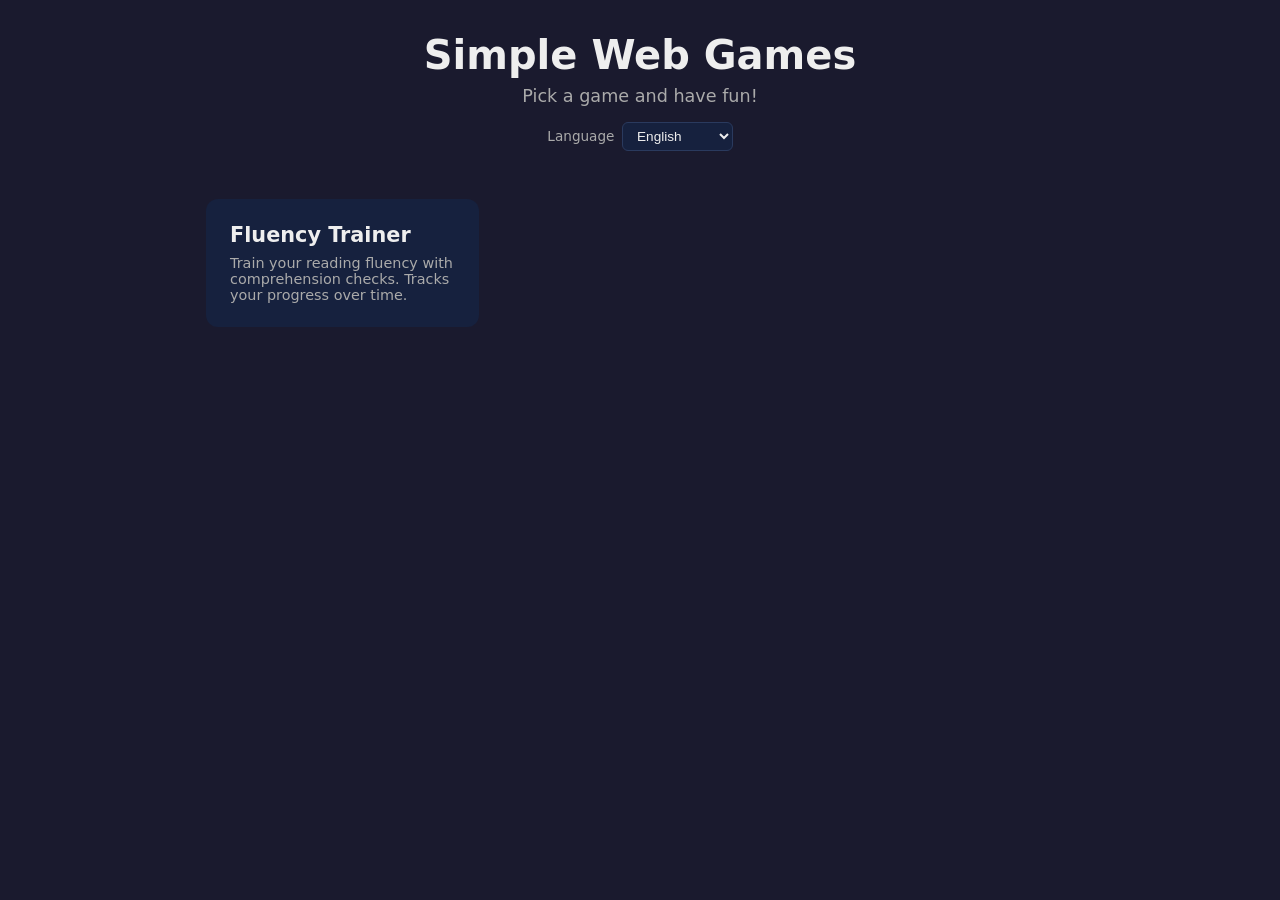
<file: index.html>
<!DOCTYPE html>
<html lang="en">
<head>
    <meta charset="UTF-8">
    <meta name="viewport" content="width=device-width, initial-scale=1.0">
    <title>Simple Web Games</title>
    <link rel="stylesheet" href="style.css">
    <link rel="manifest" href="manifest.json">
    <meta name="theme-color" content="#1a1a2e">
    <link rel="apple-touch-icon" href="icons/icon-192-v2.png">
</head>
<body>
    <header>
        <h1 data-ui="title">Simple Web Games</h1>
        <p data-ui="subtitle">Pick a game and have fun!</p>
        <div class="lang-selector">
            <label for="lang-select" data-ui="language">Language</label>
            <select id="lang-select">
                <option value="en">English</option>
                <option value="de">Deutsch</option>
                <option value="uk">Українська</option>
            </select>
        </div>
    </header>
    <main>
        <h2 id="games-list-heading" data-ui="gamesListLabel" style="position:absolute;left:-10000px;width:1px;height:1px;overflow:hidden;">Games list</h2>
        <div class="games-grid" aria-live="polite" aria-labelledby="games-list-heading">
            <!-- Game cards go here -->
        </div>
    </main>
    <script src="app.js"></script>
    <script>
        if ('serviceWorker' in navigator) {
            navigator.serviceWorker.register('sw.js');
        }
    </script>
</body>
</html>
</file>
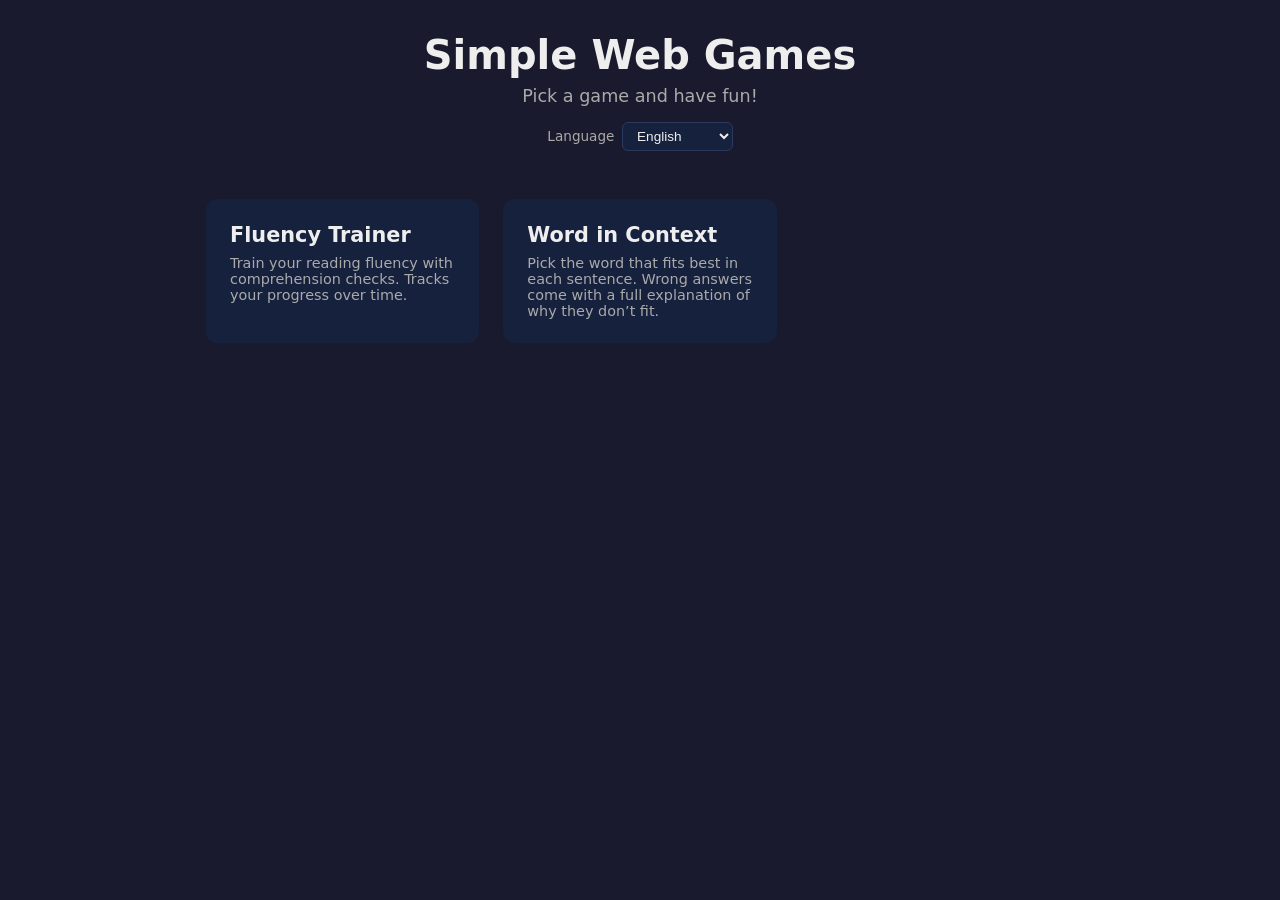
<file: public/index.html>
<!DOCTYPE html>
<html lang="en">
<head>
    <meta charset="UTF-8">
    <meta name="viewport" content="width=device-width, initial-scale=1.0">
    <title>Simple Web Games</title>
    <link rel="stylesheet" href="style.css">
    <link rel="manifest" href="manifest.json">
    <meta name="theme-color" content="#1a1a2e">
    <link rel="apple-touch-icon" href="icons/icon-192-v2.png">
</head>
<body>
    <header>
        <h1 data-ui="title">Simple Web Games</h1>
        <p data-ui="subtitle">Pick a game and have fun!</p>
        <div class="lang-selector">
            <label for="lang-select" data-ui="language">Language</label>
            <select id="lang-select">
                <option value="en">English</option>
                <option value="de">Deutsch</option>
                <option value="uk">Українська</option>
            </select>
        </div>
    </header>
    <main>
        <h2 id="games-list-heading" data-ui="gamesListLabel" style="position:absolute;left:-10000px;width:1px;height:1px;overflow:hidden;">Games list</h2>
        <div class="games-grid" aria-live="polite" aria-labelledby="games-list-heading">
            <!-- Game cards go here -->
        </div>

        <a href="vocabulary/index.html" id="vocab-card" class="vocab-card hidden">
            <h2 data-ui="vocabTitle">Your Vocabulary</h2>
            <div class="vocab-card-stats" id="vocab-stats"></div>
        </a>
    </main>
    <script src="vocab-tracker.js"></script>
    <script src="app.js"></script>
    <script data-goatcounter="https://bogdangi.goatcounter.com/count"
            async src="//gc.zgo.at/count.js"></script>
    <script>
        if ('serviceWorker' in navigator) {
            navigator.serviceWorker.register('sw.js');
        }
    </script>
</body>
</html>
</file>
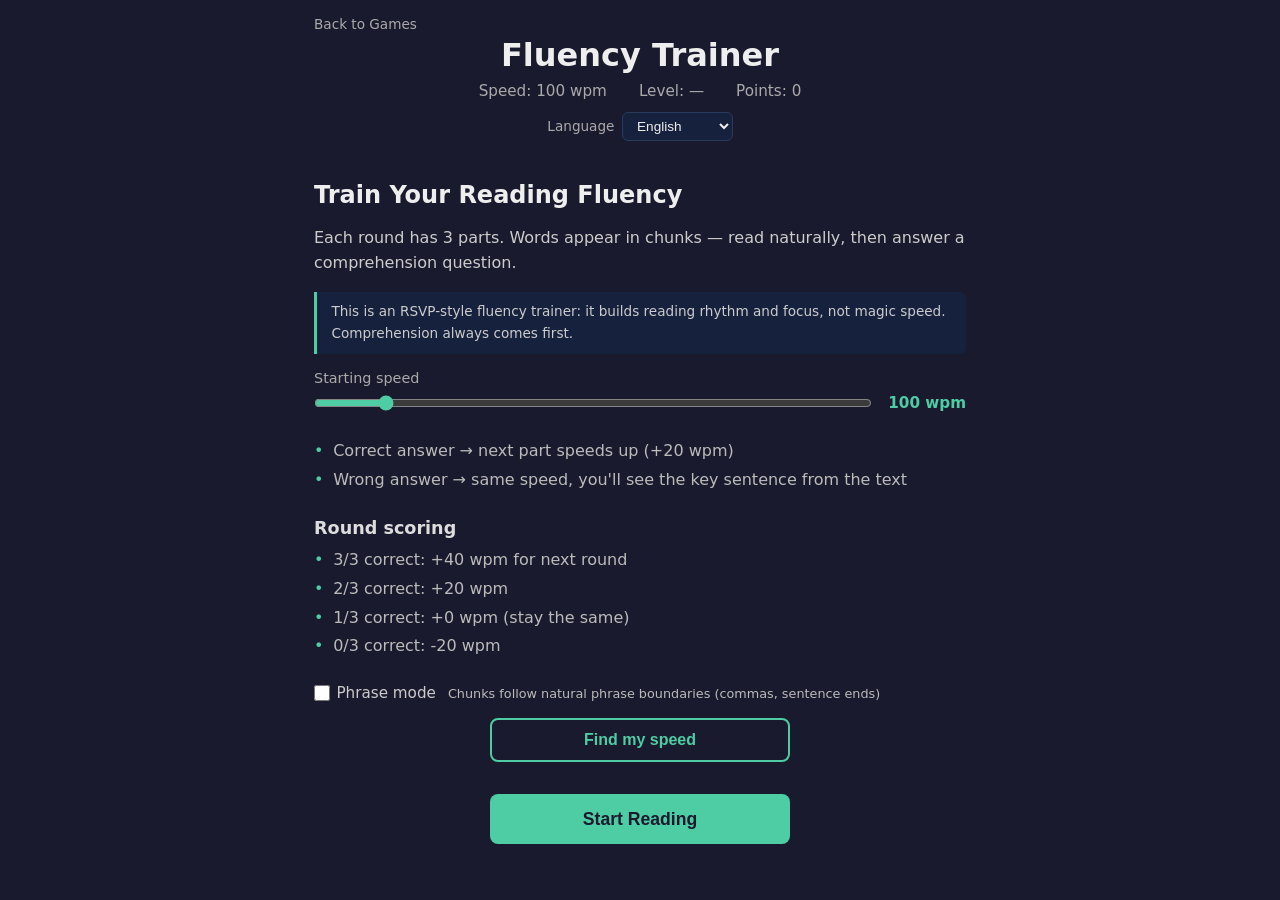
<file: games/speed-reader/index.html>
<!DOCTYPE html>
<html lang="en">
<head>
    <meta charset="UTF-8">
    <meta name="viewport" content="width=device-width, initial-scale=1.0">
    <title>Fluency Trainer</title>
    <link rel="stylesheet" href="style.css">
    <link rel="manifest" href="../../manifest.json">
    <meta name="theme-color" content="#1a1a2e">
    <link rel="apple-touch-icon" href="../../icons/icon-192-v2.png">
</head>
<body>
    <header>
        <a href="../../index.html" class="back-link" data-ui="backToGames">&larr; Back to Games</a>
        <h1 data-ui="title">Fluency Trainer</h1>
        <div class="stats">
            <span id="wpm-display"></span>
            <span id="level-display"></span>
            <span id="points-display"></span>
        </div>
        <div class="lang-selector">
            <label for="lang-select" data-ui="language">Language</label>
            <select id="lang-select">
                <option value="en">English</option>
                <option value="de">Deutsch</option>
                <option value="uk">Українська</option>
            </select>
        </div>
    </header>

    <main>
        <!-- Start Screen -->
        <div id="screen-start" class="screen active">
            <h2 data-ui="trainTitle">Train Your Reading Fluency</h2>
            <p data-ui="trainDescription">Each round has 3 parts. Read the text as it appears, then answer a question about it.</p>
            <p class="fluency-note" data-ui="fluencyNote"></p>
            <div id="start-analytics"></div>
            <div class="speed-slider-section">
                <label for="speed-slider" data-ui="startingSpeed">Starting speed</label>
                <div class="slider-row">
                    <input type="range" id="speed-slider" min="60" max="400" step="10" value="100">
                    <span id="slider-value">100 wpm</span>
                </div>
            </div>
            <ul class="rules">
                <li data-ui="ruleCorrect"></li>
                <li data-ui="ruleWrong"></li>
            </ul>
            <h3 data-ui="roundScoring">Round scoring</h3>
            <ul class="rules">
                <li data-ui="score3"></li>
                <li data-ui="score2"></li>
                <li data-ui="score1"></li>
                <li data-ui="score0"></li>
            </ul>
            <div class="settings-row">
                <label class="phrase-toggle-label">
                    <input type="checkbox" id="phrase-mode-toggle" aria-describedby="phrase-mode-help">
                    <span data-ui="phraseMode">Phrase mode</span>
                </label>
                <span id="phrase-mode-help" class="settings-note" data-ui="phraseModeHelp"></span>
            </div>
            <button id="btn-calibrate" class="btn-secondary" data-ui="runDiagnostic">Find my speed</button>
            <button id="btn-start" class="btn-primary" data-ui="startReading">Start Reading</button>
        </div>

        <!-- Reading Screen -->
        <div id="screen-reading" class="screen">
            <div id="diagnostic-banner" class="diagnostic-banner hidden"></div>
            <div class="part-indicator"><span data-ui="part">Part</span> <span id="part-number">1</span> / 3</div>
            <div class="speed-indicator">
                <span data-ui="readingAt">Reading at</span> <span id="current-speed">100</span> <span data-ui="wpm">wpm</span> <span id="speed-capped-note" class="speed-capped hidden" data-ui="speedCapped"></span>
            </div>
            <div id="reading-area" aria-labelledby="reading-area-label">
                <span id="reading-area-label" data-ui="readingTextLabel" style="position:absolute;width:1px;height:1px;padding:0;margin:-1px;overflow:hidden;clip:rect(0,0,0,0);white-space:nowrap;border:0;">Reading text</span>
                <span id="reading-text" aria-live="polite" aria-atomic="true"></span>
            </div>
            <div id="progress-bar-container">
                <div id="progress-bar"></div>
            </div>
            <div class="reading-controls">
                <button id="btn-wpm-minus" class="ctrl-btn">−10</button>
                <button id="btn-replay" class="ctrl-btn" aria-label="Replay">↩</button>
                <button id="btn-pause" class="ctrl-btn pause-btn" aria-label="Pause">⏸</button>
                <button id="btn-wpm-plus" class="ctrl-btn">+10</button>
            </div>
            <p class="controls-hint" data-ui="controlsHint"></p>
        </div>

        <!-- Question Screen -->
        <div id="screen-question" class="screen" aria-live="polite">
            <div id="question-type-badge" class="hidden" aria-label="Question type"></div>
            <h2 id="question-text"></h2>
            <div id="options-container" role="group" aria-labelledby="question-text"></div>
        </div>

        <!-- Feedback Screen -->
        <div id="screen-feedback" class="screen" aria-live="assertive">
            <div id="feedback-icon"></div>
            <h2 id="feedback-title"></h2>
            <p id="feedback-detail"></p>
            <div id="proof-section" class="hidden">
                <h3 data-ui="fromTheText">From the text:</h3>
                <blockquote id="proof-text"></blockquote>
            </div>
            <div id="confidence-section" class="hidden">
                <p class="confidence-label" data-ui="confidence"></p>
                <div id="confidence-buttons">
                    <button class="confidence-btn" data-level="1" data-ui="confidenceLow"></button>
                    <button class="confidence-btn" data-level="2" data-ui="confidenceMed"></button>
                    <button class="confidence-btn" data-level="3" data-ui="confidenceHigh"></button>
                </div>
            </div>
            <button id="btn-next" class="btn-primary" data-ui="continue">Continue</button>
        </div>

        <!-- Round Summary Screen -->
        <div id="screen-summary" class="screen">
            <h2 data-ui="roundComplete">Round Complete</h2>
            <div id="summary-results"></div>
            <div id="summary-score"></div>
            <div id="summary-wpm-change"></div>
            <div id="analytics-section" class="analytics-section"></div>
            <button id="btn-next-round" class="btn-primary" data-ui="nextRound">Next Round</button>
        </div>
    </main>

    <script src="i18n.js"></script>
    <script src="texts/en.js"></script>
    <script src="texts/de.js"></script>
    <script src="texts/uk.js"></script>
    <script src="game.js"></script>
</body>
</html>
</file>
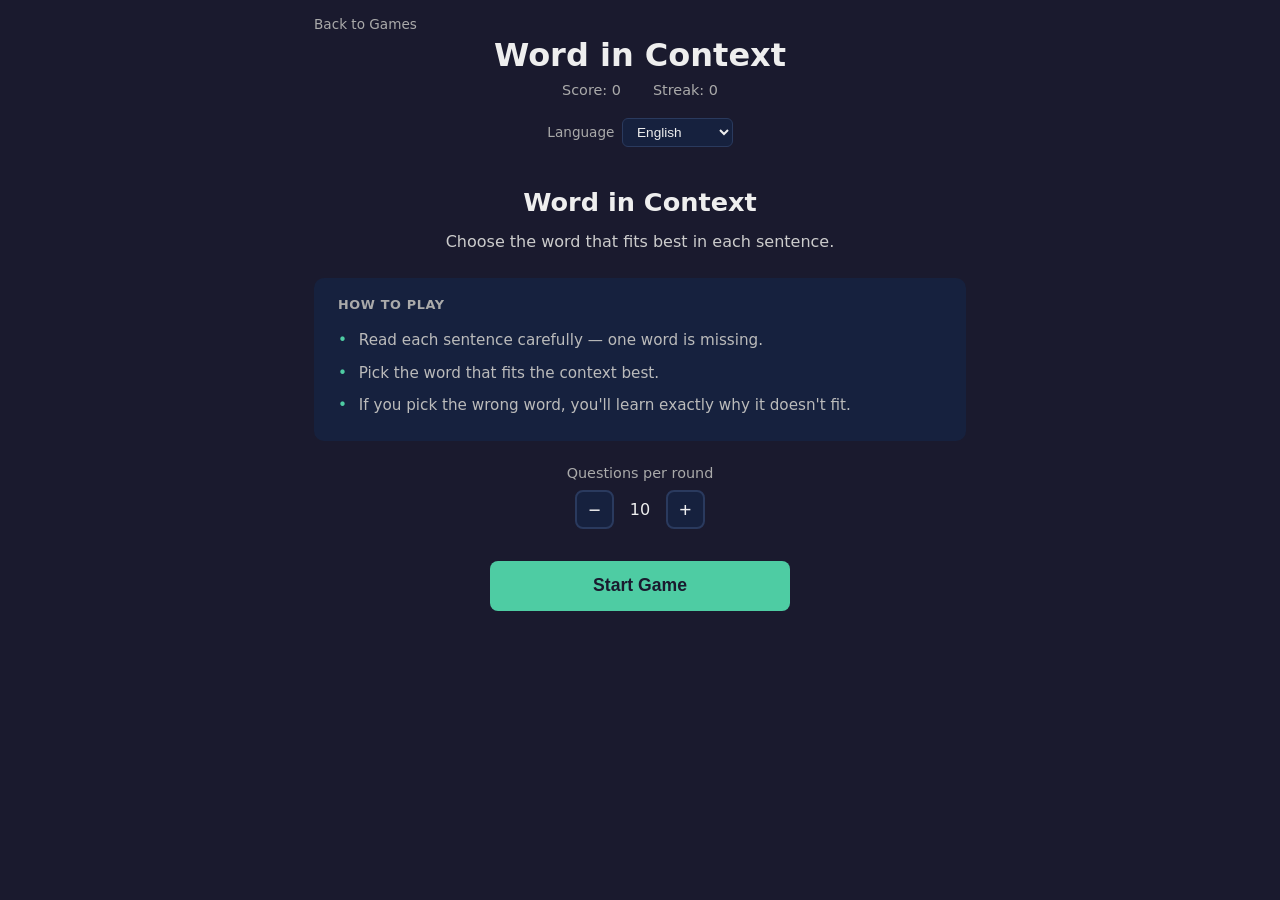
<file: games/word-in-context/index.html>
<!DOCTYPE html>
<html lang="en">
<head>
    <meta charset="UTF-8">
    <meta name="viewport" content="width=device-width, initial-scale=1.0">
    <title>Word in Context</title>
    <link rel="stylesheet" href="style.css">
    <link rel="manifest" href="../../manifest.json">
    <meta name="theme-color" content="#1a1a2e">
    <link rel="apple-touch-icon" href="../../icons/icon-192-v2.png">
</head>
<body>
    <header>
        <a href="../../index.html" class="back-link" data-ui="backToGames">&larr; Back to Games</a>
        <h1 data-ui="title">Word in Context</h1>
        <div class="stats">
            <span id="score-display"></span>
            <span id="streak-display"></span>
        </div>
        <div class="lang-selector">
            <label for="lang-select" data-ui="language">Language</label>
            <select id="lang-select">
                <option value="en">English</option>
                <option value="de">Deutsch</option>
                <option value="uk">Українська</option>
            </select>
        </div>
    </header>

    <main>
        <!-- Start Screen -->
        <div id="screen-start" class="screen active">
            <h2 data-ui="title">Word in Context</h2>
            <p class="tagline" data-ui="tagline"></p>
            <div class="rules-box">
                <h3 data-ui="rulesTitle">How to play</h3>
                <ul class="rules">
                    <li data-ui="rule1"></li>
                    <li data-ui="rule2"></li>
                    <li data-ui="rule3"></li>
                </ul>
            </div>
            <div class="questions-selector">
                <label for="questions-count" data-ui="questionsPerRound">Questions per round</label>
                <div class="selector-row">
                    <button class="qty-btn" id="qty-minus">
                        <span aria-hidden="true">−</span>
                        <span data-ui="decreaseQuantity" style="position:absolute;width:1px;height:1px;padding:0;margin:-1px;overflow:hidden;clip:rect(0,0,0,0);white-space:nowrap;border:0;">Decrease</span>
                    </button>
                    <span id="questions-count" role="spinbutton" aria-valuenow="10" aria-valuemin="1" aria-valuemax="15">10</span>
                    <button class="qty-btn" id="qty-plus">
                        <span aria-hidden="true">+</span>
                        <span data-ui="increaseQuantity" style="position:absolute;width:1px;height:1px;padding:0;margin:-1px;overflow:hidden;clip:rect(0,0,0,0);white-space:nowrap;border:0;">Increase</span>
                    </button>
                </div>
            </div>
            <button id="btn-start" class="btn-primary" data-ui="startGame">Start Game</button>
        </div>

        <!-- Question Screen -->
        <div id="screen-question" class="screen" aria-live="polite">
            <div class="progress-info">
                <span id="question-counter"></span>
                <div id="progress-bar-container" role="progressbar" aria-label="Question progress" aria-valuemin="0" aria-valuemax="100">
                    <div id="progress-bar"></div>
                </div>
            </div>
            <div id="sentence-area" aria-label="">
                <p id="sentence-text"></p>
            </div>
            <div id="options-container" role="group" aria-labelledby="sentence-text"></div>
        </div>

        <!-- Feedback Screen -->
        <div id="screen-feedback" class="screen" aria-live="assertive">
            <div id="feedback-icon"></div>
            <h2 id="feedback-title"></h2>
            <div id="correct-word-box" class="hidden">
                <span data-ui="correctWas" id="correct-was-label"></span>
                <strong id="correct-word-value"></strong>
            </div>
            <div id="explanation-box">
                <p id="explanation-label"></p>
                <p id="explanation-text"></p>
            </div>
            <button id="btn-next" class="btn-primary" data-ui="next">Next</button>
        </div>

        <!-- Summary Screen -->
        <div id="screen-summary" class="screen" aria-live="polite">
            <h2 data-ui="roundComplete">Round Complete!</h2>
            <div id="summary-score-display"></div>
            <div id="summary-message"></div>
            <div id="summary-breakdown"></div>
            <button id="btn-play-again" class="btn-primary" data-ui="playAgain">Play Again</button>
        </div>
    </main>

    <script src="i18n.js"></script>
    <script src="game.js"></script>
</body>
</html>
</file>
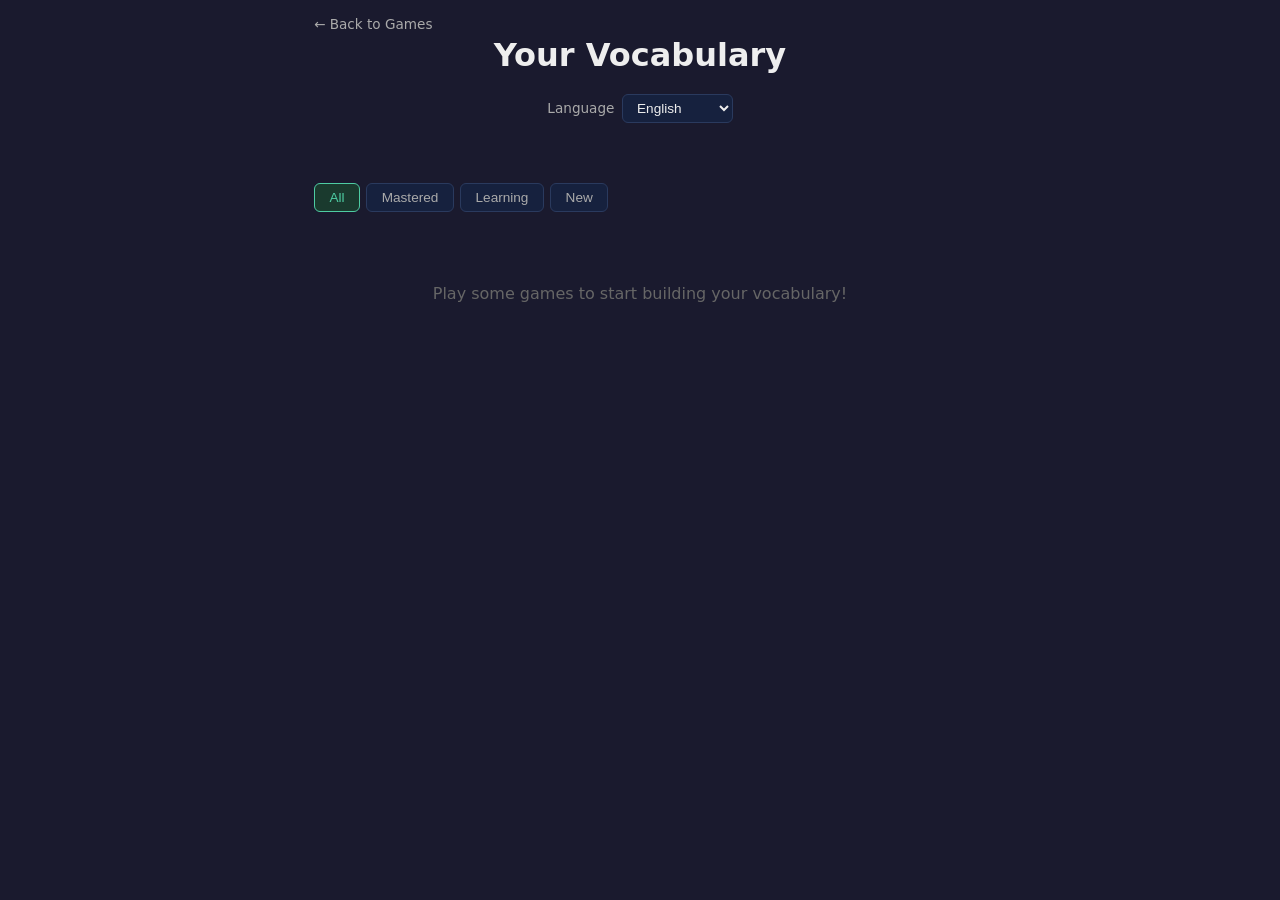
<file: public/vocabulary/index.html>
<!DOCTYPE html>
<html lang="en">
<head>
    <meta charset="UTF-8">
    <meta name="viewport" content="width=device-width, initial-scale=1.0">
    <title>Vocabulary</title>
    <link rel="stylesheet" href="style.css">
    <link rel="manifest" href="../manifest.json">
    <meta name="theme-color" content="#1a1a2e">
    <link rel="apple-touch-icon" href="../icons/icon-192-v2.png">
</head>
<body>
    <header>
        <a href="../index.html" class="back-link" data-ui="backToGames">&larr; Back to Games</a>
        <h1 data-ui="title">Your Vocabulary</h1>
        <div class="lang-selector">
            <label for="lang-select" data-ui="language">Language</label>
            <select id="lang-select">
                <option value="en">English</option>
                <option value="de">Deutsch</option>
                <option value="uk">Українська</option>
            </select>
        </div>
    </header>

    <main>
        <div class="stats-bar" id="stats-bar"></div>

        <div class="filters" id="filters">
            <button class="filter-btn active" data-filter="all" data-ui="filterAll">All</button>
            <button class="filter-btn" data-filter="mastered" data-ui="filterMastered">Mastered</button>
            <button class="filter-btn" data-filter="learning" data-ui="filterLearning">Learning</button>
            <button class="filter-btn" data-filter="new" data-ui="filterNew">New</button>
        </div>

        <div class="word-list" id="word-list"></div>

        <p class="empty-state hidden" id="empty-state" data-ui="emptyState">
            Play some games to start building your vocabulary!
        </p>
    </main>

    <script src="../vocab-tracker.js"></script>
    <script src="app.js"></script>
    <script data-goatcounter="https://bogdangi.goatcounter.com/count"
            async src="//gc.zgo.at/count.js"></script>
</body>
</html>
</file>
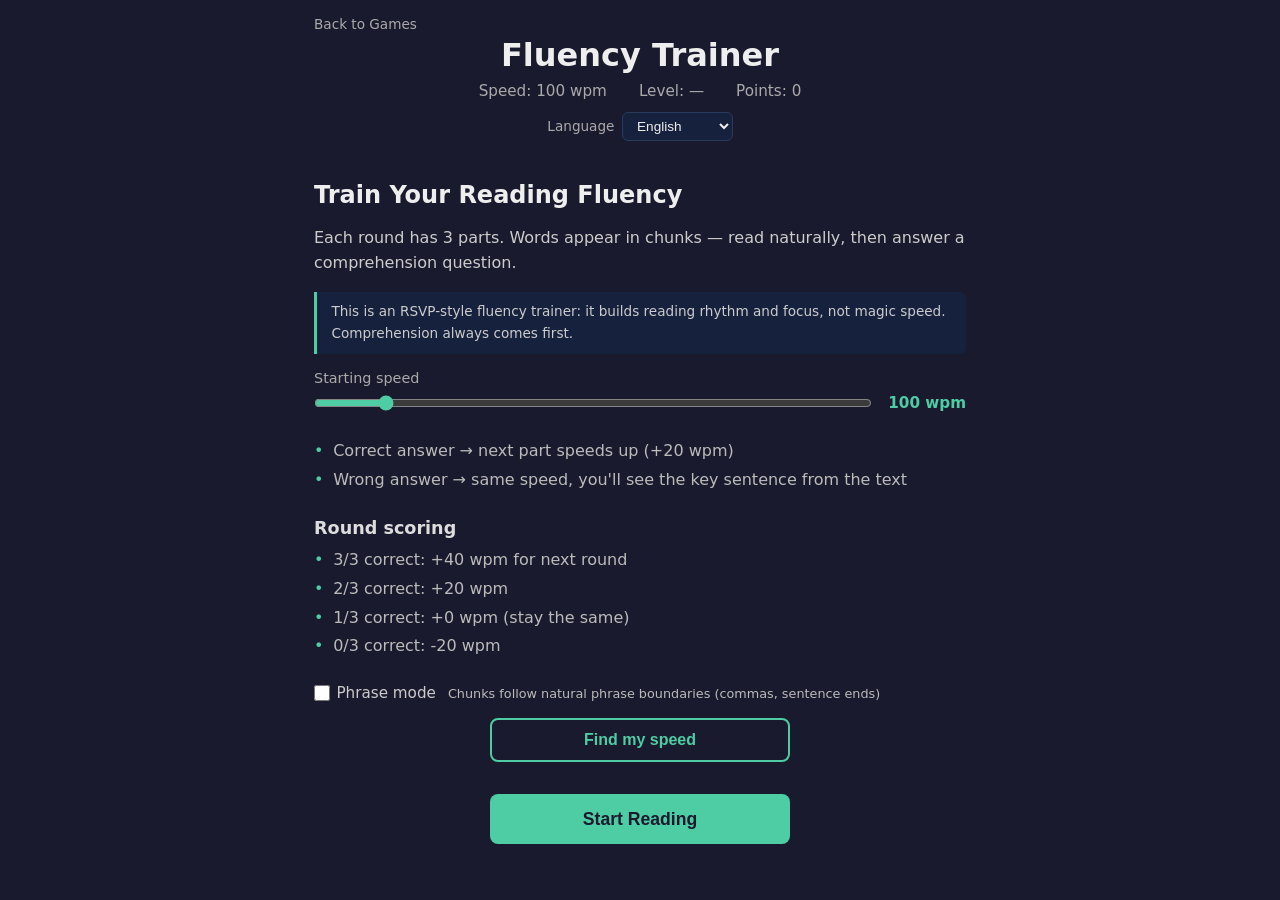
<file: public/games/speed-reader/index.html>
<!DOCTYPE html>
<html lang="en">
<head>
    <meta charset="UTF-8">
    <meta name="viewport" content="width=device-width, initial-scale=1.0">
    <title>Fluency Trainer</title>
    <link rel="stylesheet" href="style.css">
    <link rel="manifest" href="../../manifest.json">
    <meta name="theme-color" content="#1a1a2e">
    <link rel="apple-touch-icon" href="../../icons/icon-192-v2.png">
</head>
<body>
    <header>
        <a href="../../index.html" class="back-link" data-ui="backToGames">&larr; Back to Games</a>
        <h1 data-ui="title">Fluency Trainer</h1>
        <div class="stats">
            <span id="wpm-display"></span>
            <span id="level-display"></span>
            <span id="points-display"></span>
        </div>
        <div class="lang-selector">
            <label for="lang-select" data-ui="language">Language</label>
            <select id="lang-select">
                <option value="en">English</option>
                <option value="de">Deutsch</option>
                <option value="uk">Українська</option>
            </select>
        </div>
    </header>

    <main>
        <!-- Start Screen -->
        <div id="screen-start" class="screen active">
            <h2 data-ui="trainTitle">Train Your Reading Fluency</h2>
            <p data-ui="trainDescription">Each round has 3 parts. Read the text as it appears, then answer a question about it.</p>
            <p class="fluency-note" data-ui="fluencyNote"></p>
            <div id="start-analytics"></div>
            <div class="speed-slider-section">
                <label for="speed-slider" data-ui="startingSpeed">Starting speed</label>
                <div class="slider-row">
                    <input type="range" id="speed-slider" min="60" max="400" step="10" value="100">
                    <span id="slider-value">100 wpm</span>
                </div>
            </div>
            <ul class="rules">
                <li data-ui="ruleCorrect"></li>
                <li data-ui="ruleWrong"></li>
            </ul>
            <h3 data-ui="roundScoring">Round scoring</h3>
            <ul class="rules">
                <li data-ui="score3"></li>
                <li data-ui="score2"></li>
                <li data-ui="score1"></li>
                <li data-ui="score0"></li>
            </ul>
            <div class="settings-row">
                <label class="phrase-toggle-label">
                    <input type="checkbox" id="phrase-mode-toggle" aria-describedby="phrase-mode-help">
                    <span data-ui="phraseMode">Phrase mode</span>
                </label>
                <span id="phrase-mode-help" class="settings-note" data-ui="phraseModeHelp"></span>
            </div>
            <button id="btn-calibrate" class="btn-secondary" data-ui="runDiagnostic">Find my speed</button>
            <button id="btn-start" class="btn-primary" data-ui="startReading">Start Reading</button>
        </div>

        <!-- Reading Screen -->
        <div id="screen-reading" class="screen">
            <div id="diagnostic-banner" class="diagnostic-banner hidden"></div>
            <div class="part-indicator"><span data-ui="part">Part</span> <span id="part-number">1</span> / 3</div>
            <div class="speed-indicator">
                <span data-ui="readingAt">Reading at</span> <span id="current-speed">100</span> <span data-ui="wpm">wpm</span> <span id="speed-capped-note" class="speed-capped hidden" data-ui="speedCapped"></span>
            </div>
            <div id="reading-area" aria-labelledby="reading-area-label">
                <span id="reading-area-label" data-ui="readingTextLabel" style="position:absolute;width:1px;height:1px;padding:0;margin:-1px;overflow:hidden;clip:rect(0,0,0,0);white-space:nowrap;border:0;">Reading text</span>
                <span id="reading-text" aria-live="polite" aria-atomic="true"></span>
            </div>
            <div id="progress-bar-container">
                <div id="progress-bar"></div>
            </div>
            <div class="reading-controls">
                <button id="btn-wpm-minus" class="ctrl-btn" aria-label="Decrease speed by 10">−10</button>
                <button id="btn-replay" class="ctrl-btn" aria-label="Restart part">↩</button>
                <button id="btn-pause" class="ctrl-btn pause-btn" aria-label="Pause">⏸</button>
                <button id="btn-wpm-plus" class="ctrl-btn" aria-label="Increase speed by 10">+10</button>
            </div>
            <p class="controls-hint" data-ui="controlsHint"></p>
        </div>

        <!-- Question Screen -->
        <div id="screen-question" class="screen" aria-live="polite">
            <div id="question-type-badge" class="hidden" aria-label="Question type"></div>
            <h2 id="question-text"></h2>
            <div id="options-container" role="group" aria-labelledby="question-text"></div>
        </div>

        <!-- Feedback Screen -->
        <div id="screen-feedback" class="screen" aria-live="assertive">
            <div id="feedback-icon"></div>
            <h2 id="feedback-title"></h2>
            <p id="feedback-detail"></p>
            <div id="proof-section" class="hidden">
                <h3 data-ui="fromTheText">From the text:</h3>
                <blockquote id="proof-text"></blockquote>
            </div>
            <div id="confidence-section" class="hidden">
                <p class="confidence-label" data-ui="confidence"></p>
                <div id="confidence-buttons">
                    <button class="confidence-btn" data-level="1" data-ui="confidenceLow"></button>
                    <button class="confidence-btn" data-level="2" data-ui="confidenceMed"></button>
                    <button class="confidence-btn" data-level="3" data-ui="confidenceHigh"></button>
                </div>
            </div>
            <button id="btn-next" class="btn-primary" data-ui="continue">Continue</button>
        </div>

        <!-- Round Summary Screen -->
        <div id="screen-summary" class="screen">
            <h2 data-ui="roundComplete">Round Complete</h2>
            <div id="summary-results"></div>
            <div id="summary-score"></div>
            <div id="summary-wpm-change"></div>
            <div id="analytics-section" class="analytics-section"></div>
            <button id="btn-next-round" class="btn-primary" data-ui="nextRound">Next Round</button>
        </div>
    </main>

    <script src="../../vocab-tracker.js"></script>
    <script src="i18n.js"></script>
    <script src="texts/en.js"></script>
    <script src="texts/de.js"></script>
    <script src="texts/uk.js"></script>
    <script src="game.js"></script>
    <script data-goatcounter="https://bogdangi.goatcounter.com/count"
            async src="//gc.zgo.at/count.js"></script>
</body>
</html>
</file>
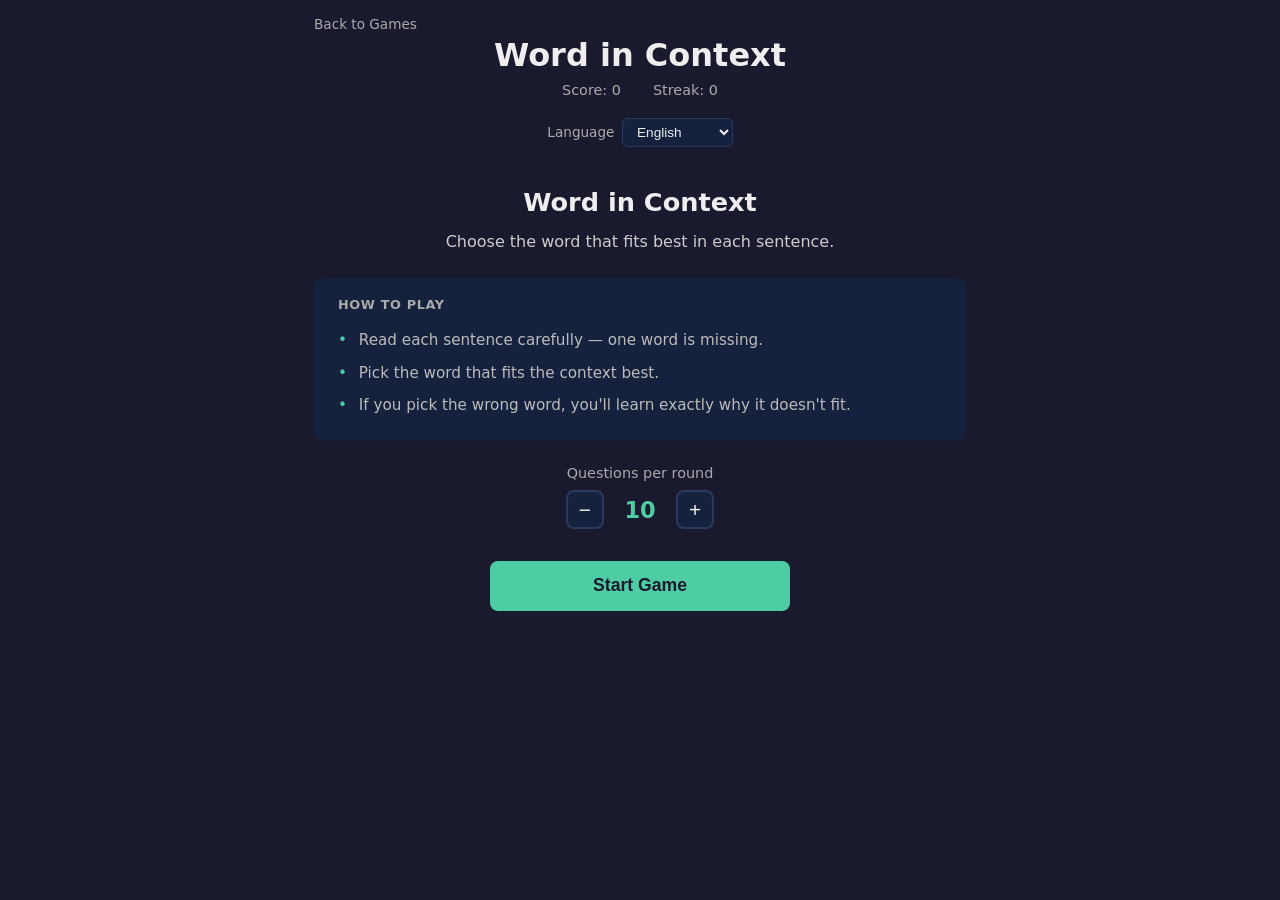
<file: public/games/word-in-context/index.html>
<!DOCTYPE html>
<html lang="en">
<head>
    <meta charset="UTF-8">
    <meta name="viewport" content="width=device-width, initial-scale=1.0">
    <title>Word in Context</title>
    <link rel="stylesheet" href="style.css">
    <link rel="manifest" href="../../manifest.json">
    <meta name="theme-color" content="#1a1a2e">
    <link rel="apple-touch-icon" href="../../icons/icon-192-v2.png">
</head>
<body>
    <header>
        <a href="../../index.html" class="back-link" data-ui="backToGames">&larr; Back to Games</a>
        <h1 data-ui="title">Word in Context</h1>
        <div class="stats">
            <span id="score-display"></span>
            <span id="streak-display"></span>
        </div>
        <div class="lang-selector">
            <label for="lang-select" data-ui="language">Language</label>
            <select id="lang-select">
                <option value="en">English</option>
                <option value="de">Deutsch</option>
                <option value="uk">Українська</option>
            </select>
        </div>
    </header>

    <main>
        <!-- Start Screen -->
        <div id="screen-start" class="screen active">
            <h2 data-ui="title">Word in Context</h2>
            <p class="tagline" data-ui="tagline"></p>
            <div class="rules-box">
                <h3 data-ui="rulesTitle">How to play</h3>
                <ul class="rules">
                    <li data-ui="rule1"></li>
                    <li data-ui="rule2"></li>
                    <li data-ui="rule3"></li>
                </ul>
            </div>
            <div class="questions-selector">
                <label for="questions-count" data-ui="questionsPerRound">Questions per round</label>
                <div class="selector-row">
                    <button class="qty-btn" id="qty-minus">
                        <span aria-hidden="true">−</span>
                        <span data-ui="decreaseQuantity" style="position:absolute;width:1px;height:1px;padding:0;margin:-1px;overflow:hidden;clip:rect(0,0,0,0);white-space:nowrap;border:0;">Decrease</span>
                    </button>
                    <span id="questions-count" role="spinbutton" aria-valuenow="10" aria-valuemin="1" aria-valuemax="15">10</span>
                    <button class="qty-btn" id="qty-plus">
                        <span aria-hidden="true">+</span>
                        <span data-ui="increaseQuantity" style="position:absolute;width:1px;height:1px;padding:0;margin:-1px;overflow:hidden;clip:rect(0,0,0,0);white-space:nowrap;border:0;">Increase</span>
                    </button>
                </div>
            </div>
            <button id="btn-start" class="btn-primary" data-ui="startGame">Start Game</button>
        </div>

        <!-- Question Screen -->
        <div id="screen-question" class="screen" aria-live="polite">
            <div class="progress-info">
                <span id="question-counter"></span>
                <div id="progress-bar-container" role="progressbar" aria-label="Question progress" aria-valuemin="0" aria-valuemax="100">
                    <div id="progress-bar"></div>
                </div>
            </div>
            <div id="sentence-area">
                <p id="sentence-text"></p>
            </div>
            <div id="options-container" role="group" aria-labelledby="sentence-text"></div>
        </div>

        <!-- Feedback Screen -->
        <div id="screen-feedback" class="screen" aria-live="assertive">
            <div id="feedback-icon"></div>
            <h2 id="feedback-title"></h2>
            <div id="correct-word-box" class="hidden">
                <span data-ui="correctWas" id="correct-was-label"></span>
                <strong id="correct-word-value"></strong>
            </div>
            <div id="explanation-box">
                <p id="explanation-label"></p>
                <p id="explanation-text"></p>
            </div>
            <button id="btn-next" class="btn-primary" data-ui="next">Next</button>
        </div>

        <!-- Summary Screen -->
        <div id="screen-summary" class="screen" aria-live="polite">
            <h2 data-ui="roundComplete">Round Complete!</h2>
            <div id="summary-score-display"></div>
            <div id="summary-message"></div>
            <div id="summary-breakdown"></div>
            <button id="btn-play-again" class="btn-primary" data-ui="playAgain">Play Again</button>
        </div>
    </main>

    <script src="../../vocab-tracker.js"></script>
    <script src="i18n.js"></script>
    <script src="game.js"></script>
    <script data-goatcounter="https://bogdangi.goatcounter.com/count"
            async src="//gc.zgo.at/count.js"></script>
</body>
</html>
</file>
<file: style.css>
* {
    margin: 0;
    padding: 0;
    box-sizing: border-box;
}

body {
    font-family: system-ui, -apple-system, sans-serif;
    background: #1a1a2e;
    color: #eee;
    min-height: 100vh;
}

header {
    text-align: center;
    padding: 2rem 1rem;
}

header h1 {
    font-size: 2.5rem;
    margin-bottom: 0.5rem;
}

header p {
    color: #aaa;
    font-size: 1.1rem;
}

.lang-selector {
    margin-top: 1rem;
    display: flex;
    align-items: center;
    justify-content: center;
    gap: 0.5rem;
}

.lang-selector label {
    color: #aaa;
    font-size: 0.85rem;
}

.lang-selector select {
    background: #16213e;
    color: #eee;
    border: 1px solid #2a3a5e;
    border-radius: 6px;
    padding: 0.3rem 0.6rem;
    font-size: 0.85rem;
    cursor: pointer;
}

main {
    max-width: 900px;
    margin: 0 auto;
    padding: 1rem;
}

.games-grid {
    display: grid;
    grid-template-columns: repeat(auto-fill, minmax(250px, 1fr));
    gap: 1.5rem;
}

.game-card {
    background: #16213e;
    border-radius: 12px;
    padding: 1.5rem;
    text-decoration: none;
    color: inherit;
    transition: transform 0.2s, box-shadow 0.2s;
}

.game-card:hover {
    transform: translateY(-4px);
    box-shadow: 0 8px 24px rgba(0, 0, 0, 0.3);
}

.game-card:focus-visible {
    outline: 2px solid #4ecca3;
    outline-offset: 3px;
}

.lang-selector select:focus-visible {
    outline: 2px solid #4ecca3;
    outline-offset: 2px;
}

@media (prefers-reduced-motion: reduce) {
    .game-card {
        transition: none;
    }

    .game-card:hover {
        transform: none;
    }
}

.game-card h2 {
    font-size: 1.3rem;
    margin-bottom: 0.5rem;
}

.game-card p {
    color: #aaa;
    font-size: 0.9rem;
}
</file>
<file: public/style.css>
* {
    margin: 0;
    padding: 0;
    box-sizing: border-box;
}

body {
    font-family: system-ui, -apple-system, sans-serif;
    background: #1a1a2e;
    color: #eee;
    min-height: 100vh;
}

header {
    text-align: center;
    padding: 2rem 1rem;
}

header h1 {
    font-size: clamp(1.8rem, 5vw, 2.5rem);
    margin-bottom: 0.5rem;
}

header p {
    color: #aaa;
    font-size: 1.1rem;
}

.lang-selector {
    margin-top: 1rem;
    display: flex;
    align-items: center;
    justify-content: center;
    gap: 0.5rem;
}

.lang-selector label {
    color: #aaa;
    font-size: 0.85rem;
}

.lang-selector select {
    background: #16213e;
    color: #eee;
    border: 1px solid #2a3a5e;
    border-radius: 6px;
    padding: 0.3rem 0.6rem;
    font-size: 0.85rem;
    cursor: pointer;
}

main {
    max-width: 900px;
    margin: 0 auto;
    padding: 1rem;
}

.games-grid {
    display: grid;
    grid-template-columns: repeat(auto-fill, minmax(250px, 1fr));
    gap: 1.5rem;
}

.game-card {
    background: #16213e;
    border-radius: 12px;
    padding: 1.5rem;
    text-decoration: none;
    color: inherit;
    transition: transform 0.2s, box-shadow 0.2s;
}

.game-card:hover {
    transform: translateY(-4px);
    box-shadow: 0 8px 24px rgba(0, 0, 0, 0.3);
}

.game-card:focus-visible {
    outline: 2px solid #4ecca3;
    outline-offset: 3px;
}

.lang-selector select:focus-visible {
    outline: 2px solid #4ecca3;
    outline-offset: 2px;
}

@media (prefers-reduced-motion: reduce) {
    .game-card {
        transition: none;
    }

    .game-card:hover {
        transform: none;
    }
}

.game-card h2 {
    font-size: 1.3rem;
    margin-bottom: 0.5rem;
}

.game-card p {
    color: #aaa;
    font-size: 0.9rem;
}

/* ── Vocabulary card (home page) ── */
.vocab-card {
    display: block;
    background: #16213e;
    border-radius: 12px;
    padding: 1.5rem;
    text-decoration: none;
    color: inherit;
    margin-top: 1.5rem;
    transition: transform 0.2s, box-shadow 0.2s;
}

.vocab-card:hover {
    transform: translateY(-4px);
    box-shadow: 0 8px 24px rgba(0, 0, 0, 0.3);
}

.vocab-card:focus-visible {
    outline: 2px solid #4ecca3;
    outline-offset: 3px;
}

.vocab-card h2 {
    font-size: 1.3rem;
    margin-bottom: 0.75rem;
}

.vocab-card-stats {
    display: flex;
    flex-wrap: wrap;
    gap: 0.5rem;
    align-items: center;
}

.vocab-stat-chip {
    background: #1a2a40;
    border: 1px solid #2a3a5e;
    border-radius: 20px;
    padding: 0.25rem 0.7rem;
    font-size: 0.82rem;
    color: #ccc;
}

.vocab-stat-chip.mastered {
    color: #4ecca3;
    border-color: #2a5e4a;
}

.vocab-stat-chip.learning {
    color: #f39c12;
    border-color: #5e4a2a;
}

.vocab-view-all {
    font-size: 0.85rem;
    color: #4ecca3;
    margin-left: auto;
}

.hidden {
    display: none;
}
</file>
<file: games/speed-reader/style.css>
* {
    margin: 0;
    padding: 0;
    box-sizing: border-box;
}

body {
    font-family: system-ui, -apple-system, sans-serif;
    background: #1a1a2e;
    color: #eee;
    min-height: 100vh;
}

header {
    display: flex;
    flex-direction: column;
    align-items: center;
    max-width: 700px;
    margin: 0 auto;
    padding: 1rem 1.5rem 1rem;
}

.back-link {
    align-self: flex-start;
    margin-bottom: 0.25rem;
    color: #aaa;
    text-decoration: none;
    font-size: 0.85rem;
}

.back-link:hover {
    color: #fff;
}

.back-link:focus-visible {
    outline: 2px solid #4ecca3;
    outline-offset: 2px;
    border-radius: 2px;
}

.lang-selector {
    margin-top: 0.75rem;
    display: flex;
    align-items: center;
    justify-content: center;
    gap: 0.5rem;
}

.lang-selector select:focus-visible {
    outline: 2px solid #4ecca3;
    outline-offset: 2px;
}

.lang-selector label {
    color: #aaa;
    font-size: 0.85rem;
}

.lang-selector select {
    background: #16213e;
    color: #eee;
    border: 1px solid #2a3a5e;
    border-radius: 6px;
    padding: 0.3rem 0.6rem;
    font-size: 0.85rem;
    cursor: pointer;
}

header h1 {
    font-size: 2rem;
    margin-bottom: 0.5rem;
}

.stats {
    display: flex;
    gap: 2rem;
    justify-content: center;
    color: #aaa;
    font-size: 0.95rem;
}

main {
    max-width: 700px;
    margin: 0 auto;
    padding: 1.5rem;
}

.screen {
    display: none;
}

.screen.active {
    display: block;
}

/* Start screen */
#screen-start h2 {
    font-size: 1.5rem;
    margin-bottom: 1rem;
}

#screen-start p {
    color: #ccc;
    margin-bottom: 1rem;
    line-height: 1.6;
}

.fluency-note {
    font-size: 0.85rem;
    color: #8a8a8a;
    background: #16213e;
    border-left: 3px solid #4ecca3;
    border-radius: 0 6px 6px 0;
    padding: 0.6rem 0.9rem;
    margin-bottom: 1.25rem;
    line-height: 1.5;
}

.settings-row {
    display: flex;
    align-items: center;
    gap: 0.75rem;
    flex-wrap: wrap;
    margin-bottom: 1rem;
}

.phrase-toggle-label {
    display: flex;
    align-items: center;
    gap: 0.4rem;
    cursor: pointer;
    color: #ccc;
    font-size: 0.95rem;
    user-select: none;
}

.phrase-toggle-label input[type="checkbox"] {
    accent-color: #4ecca3;
    width: 1rem;
    height: 1rem;
    cursor: pointer;
}

.settings-note {
    font-size: 0.8rem;
    color: #bbb;
}

.rules {
    list-style: none;
    margin-bottom: 1.5rem;
    padding-left: 0;
}

.rules li {
    color: #bbb;
    padding: 0.3rem 0;
    padding-left: 1.2rem;
    position: relative;
}

.rules li::before {
    content: "•";
    position: absolute;
    left: 0;
    color: #4ecca3;
}

#screen-start h3 {
    font-size: 1.1rem;
    margin-bottom: 0.5rem;
    color: #ddd;
}

/* Speed slider */
.speed-slider-section {
    margin-bottom: 1.5rem;
}

.speed-slider-section label {
    display: block;
    color: #aaa;
    font-size: 0.9rem;
    margin-bottom: 0.5rem;
}

.slider-row {
    display: flex;
    align-items: center;
    gap: 1rem;
}

#speed-slider {
    flex: 1;
    accent-color: #4ecca3;
    cursor: pointer;
}

#slider-value {
    color: #4ecca3;
    font-weight: 600;
    min-width: 72px;
    text-align: right;
    font-size: 0.95rem;
}

/* Buttons */
.btn-primary {
    display: block;
    width: 100%;
    max-width: 300px;
    margin: 2rem auto 0;
    padding: 0.9rem 2rem;
    font-size: 1.1rem;
    border: none;
    border-radius: 8px;
    background: #4ecca3;
    color: #1a1a2e;
    font-weight: 600;
    cursor: pointer;
    transition: background 0.2s;
}

.btn-primary:hover {
    background: #3eb489;
}

.btn-primary:focus-visible {
    outline: 2px solid #4ecca3;
    outline-offset: 3px;
}

.btn-secondary {
    display: block;
    width: 100%;
    max-width: 300px;
    margin: 1rem auto 0;
    padding: 0.7rem 2rem;
    font-size: 1rem;
    border: 2px solid #4ecca3;
    border-radius: 8px;
    background: transparent;
    color: #4ecca3;
    font-weight: 600;
    cursor: pointer;
    transition: background 0.2s, color 0.2s;
}

.btn-secondary:hover {
    background: #4ecca3;
    color: #1a1a2e;
}

/* Reading screen */
.diagnostic-banner {
    text-align: center;
    background: #2a1a4e;
    color: #b89eff;
    padding: 0.55rem 1rem;
    border-radius: 8px;
    margin-bottom: 0.75rem;
    font-size: 0.9rem;
    font-weight: 600;
}

.part-indicator {
    text-align: center;
    color: #aaa;
    font-size: 0.9rem;
    margin-bottom: 0.3rem;
}

.speed-indicator {
    text-align: center;
    color: #4ecca3;
    font-size: 0.85rem;
    margin-bottom: 1.5rem;
}

.speed-capped {
    color: #f39c12;
    font-size: 0.8rem;
}

#reading-area {
    background: #16213e;
    border-radius: 12px;
    padding: 2.5rem 2rem;
    min-height: 200px;
    display: flex;
    align-items: center;
    justify-content: center;
    text-align: center;
}

#reading-text {
    font-size: 2rem;
    font-weight: 500;
    line-height: 1.4;
}

@keyframes wordAppear {
    from {
        opacity: 0;
        transform: scale(0.92);
    }
    to {
        opacity: 1;
        transform: scale(1);
    }
}

.word-appear {
    animation: wordAppear 0.14s ease-out forwards;
}

@media (prefers-reduced-motion: reduce) {
    .word-appear {
        animation: none;
        transform: none;
    }

    .btn-primary,
    .option-btn {
        transition: none;
    }

    #progress-bar {
        transition: none;
    }
}
#progress-bar-container {
    margin-top: 1.5rem;
    height: 4px;
    background: #16213e;
    border-radius: 2px;
    overflow: hidden;
}

#progress-bar {
    height: 100%;
    background: #4ecca3;
    width: 0%;
    transition: width 0.1s linear;
}

.reading-controls {
    display: flex;
    gap: 0.6rem;
    justify-content: center;
    margin-top: 1.2rem;
    flex-wrap: wrap;
}

.ctrl-btn {
    background: #16213e;
    border: 2px solid #2a3a5e;
    border-radius: 8px;
    color: #eee;
    font-size: 0.95rem;
    padding: 0.5rem 1.1rem;
    cursor: pointer;
    transition: border-color 0.2s, background 0.2s;
    min-width: 3.2rem;
}

.ctrl-btn:hover {
    border-color: #4ecca3;
    background: #1c2a4a;
}

.ctrl-btn.pause-btn {
    border-color: #4ecca3;
    min-width: 6.5rem;
}

.controls-hint {
    text-align: center;
    color: #666;
    font-size: 0.75rem;
    margin-top: 0.8rem;
}

/* Question screen */
#screen-question h2 {
    font-size: 1.3rem;
    margin-bottom: 1.5rem;
    line-height: 1.5;
}

#options-container {
    display: flex;
    flex-direction: column;
    gap: 0.75rem;
}

.option-btn {
    padding: 1rem 1.2rem;
    background: #16213e;
    border: 2px solid #2a3a5e;
    border-radius: 10px;
    color: #eee;
    font-size: 1rem;
    cursor: pointer;
    text-align: left;
    transition: border-color 0.2s, background 0.2s;
}

.option-btn:hover {
    border-color: #4ecca3;
    background: #1c2a4a;
}

.option-btn:focus-visible {
    outline: 2px solid #4ecca3;
    outline-offset: 2px;
}

.option-btn.correct {
    border-color: #4ecca3;
    background: #1a3a2e;
}

.option-btn.wrong {
    border-color: #e74c3c;
    background: #3a1a1a;
}

/* Feedback screen */
#feedback-icon {
    font-size: 3rem;
    text-align: center;
    margin-bottom: 1rem;
}

#screen-feedback h2 {
    text-align: center;
    font-size: 1.5rem;
    margin-bottom: 0.5rem;
}

#feedback-detail {
    text-align: center;
    color: #aaa;
    margin-bottom: 1.5rem;
}

#proof-section {
    background: #16213e;
    border-radius: 10px;
    padding: 1.2rem;
    margin-bottom: 1rem;
}

#proof-section h3 {
    font-size: 0.9rem;
    color: #aaa;
    margin-bottom: 0.5rem;
}

#proof-section blockquote {
    color: #ccc;
    line-height: 1.6;
    font-style: italic;
    border-left: 3px solid #4ecca3;
    padding-left: 1rem;
}

.hidden {
    display: none;
}

/* Summary screen */
#screen-summary h2 {
    text-align: center;
    font-size: 1.5rem;
    margin-bottom: 1.5rem;
}

#summary-results {
    display: flex;
    flex-direction: column;
    gap: 0.75rem;
    margin-bottom: 1.5rem;
}

.summary-part {
    display: flex;
    justify-content: space-between;
    align-items: center;
    background: #16213e;
    border-radius: 8px;
    padding: 0.8rem 1rem;
}

.summary-part .label {
    color: #aaa;
}

.summary-part .result {
    font-weight: 600;
}

.summary-part .result.correct {
    color: #4ecca3;
}

.summary-part .result.wrong {
    color: #e74c3c;
}

#summary-score, #summary-wpm-change {
    text-align: center;
    font-size: 1.2rem;
    margin-bottom: 0.5rem;
}

#summary-wpm-change {
    color: #aaa;
    font-size: 1rem;
}

.wpm-up { color: #4ecca3; }
.wpm-same { color: #f39c12; }
.wpm-down { color: #e74c3c; }

/* ── Analytics ── */
.analytics-section {
    background: #16213e;
    border-radius: 12px;
    padding: 1rem 1.2rem;
    margin: 1.25rem 0 1rem;
    display: flex;
    flex-direction: column;
    gap: 0.75rem;
}

.analytics-title {
    font-size: 1rem;
    color: #aaa;
    font-weight: 600;
    margin-bottom: 0.1rem;
}

.analytics-empty {
    color: #888;
    font-size: 0.9rem;
}

.analytics-streak {
    font-size: 1rem;
    color: #f39c12;
    font-weight: 600;
}

.analytics-row {
    display: flex;
    align-items: center;
    flex-wrap: wrap;
    gap: 0.5rem;
}

.analytics-label {
    font-size: 0.8rem;
    color: #888;
    flex-shrink: 0;
    min-width: 7rem;
}

.analytics-value {
    color: #4ecca3;
    font-size: 1rem;
}

.analytics-trend {
    font-size: 0.8rem;
    font-weight: 600;
    padding: 0.15rem 0.5rem;
    border-radius: 20px;
}

.analytics-trend.pushForward { background: #1a3a2e; color: #4ecca3; }
.analytics-trend.maintain    { background: #2e2a10; color: #f39c12; }
.analytics-trend.slowDown    { background: #3a1a1a; color: #e74c3c; }

.acc-bar-wrap {
    flex: 1;
    min-width: 80px;
    max-width: 160px;
    height: 8px;
    background: #2a3a5e;
    border-radius: 4px;
    overflow: hidden;
}

.acc-bar {
    height: 100%;
    background: #4ecca3;
    border-radius: 4px;
    transition: width 0.4s ease;
}

.acc-value {
    font-size: 0.85rem;
    color: #ccc;
    min-width: 2.5rem;
    text-align: right;
}

/* Speed chart */
.analytics-chart-wrap {
    flex-direction: column;
    align-items: flex-start;
    gap: 0.4rem;
}

.speed-chart-svg {
    display: block;
    overflow: visible;
}

.chart-legend {
    display: flex;
    align-items: center;
    gap: 0.4rem;
    font-size: 0.72rem;
    color: #888;
}

.dot {
    display: inline-block;
    width: 10px;
    height: 10px;
    border-radius: 2px;
}

.dot-green  { background: #4ecca3; }
.dot-yellow { background: #f39c12; }
.dot-red    { background: #e74c3c; }

/* Per-language stats */
.lang-stats-wrap { flex-direction: column; align-items: flex-start; }

.lang-stats-grid {
    display: flex;
    flex-wrap: wrap;
    gap: 0.5rem;
    margin-top: 0.25rem;
}

.lang-stat-item {
    display: flex;
    align-items: center;
    gap: 0.4rem;
    background: #1a2a4a;
    border-radius: 8px;
    padding: 0.3rem 0.7rem;
    font-size: 0.82rem;
    color: #ccc;
}

.lang-name {
    font-weight: 600;
    color: #fff;
}

.acc-chip {
    font-weight: 600;
    padding: 0.1rem 0.4rem;
    border-radius: 10px;
    font-size: 0.78rem;
}

.chip-green  { background: #1a3a2e; color: #4ecca3; }
.chip-yellow { background: #2e2a10; color: #f39c12; }
.chip-red    { background: #3a1a1a; color: #e74c3c; }

/* Start-screen analytics strip */
.start-stats-row {
    display: flex;
    flex-wrap: wrap;
    gap: 0.5rem;
    margin: 0.75rem 0 1rem;
}

.stat-chip {
    background: #16213e;
    border: 1px solid #2a3a5e;
    border-radius: 20px;
    padding: 0.3rem 0.75rem;
    font-size: 0.82rem;
    color: #ccc;
}

/* Question type badge */
.question-type-badge {
    display: inline-block;
    font-size: 0.75rem;
    font-weight: 600;
    letter-spacing: 0.05em;
    text-transform: uppercase;
    padding: 0.2rem 0.65rem;
    border-radius: 12px;
    margin-bottom: 0.75rem;
    background: #16213e;
    border: 1px solid #2a3a5e;
    color: #aaa;
}
.question-type-badge.type-main_idea  { background: #1a2e3a; border-color: #2a5e7a; color: #5ec8f0; }
.question-type-badge.type-inference  { background: #2a1a3a; border-color: #5a2a7a; color: #c07af0; }
.question-type-badge.type-sequence   { background: #2e2a10; border-color: #7a6a10; color: #f0c030; }
.question-type-badge.type-vocabulary { background: #1a2e1a; border-color: #2a7a3a; color: #60d060; }

/* Confidence rating */
#confidence-section {
    margin: 1.25rem 0 0.5rem;
    text-align: center;
}

.confidence-label {
    font-size: 0.9rem;
    color: #aaa;
    margin-bottom: 0.6rem;
}

#confidence-buttons {
    display: flex;
    gap: 0.6rem;
    justify-content: center;
    flex-wrap: wrap;
}

.confidence-btn {
    background: #16213e;
    border: 1px solid #2a3a5e;
    color: #eee;
    border-radius: 8px;
    padding: 0.55rem 1.1rem;
    font-size: 0.9rem;
    cursor: pointer;
    transition: background 0.15s, border-color 0.15s;
}

.confidence-btn:hover {
    background: #1e2f55;
    border-color: #4ecca3;
}

.confidence-btn:focus-visible {
    outline: 2px solid #4ecca3;
    outline-offset: 2px;
}
</file>
<file: games/word-in-context/style.css>
* {
    margin: 0;
    padding: 0;
    box-sizing: border-box;
}

body {
    font-family: system-ui, -apple-system, sans-serif;
    background: #1a1a2e;
    color: #eee;
    min-height: 100vh;
}

header {
    display: flex;
    flex-direction: column;
    align-items: center;
    max-width: 700px;
    margin: 0 auto;
    padding: 1rem 1.5rem 1rem;
}

.back-link {
    align-self: flex-start;
    margin-bottom: 0.25rem;
    color: #aaa;
    text-decoration: none;
    font-size: 0.85rem;
}

.back-link:hover {
    color: #fff;
}

.back-link:focus-visible {
    outline: 2px solid #4ecca3;
    outline-offset: 2px;
    border-radius: 2px;
}

header h1 {
    font-size: 2rem;
    margin-bottom: 0.5rem;
}

.stats {
    display: flex;
    gap: 2rem;
    justify-content: center;
    color: #aaa;
    font-size: 0.9rem;
    margin-bottom: 0.5rem;
}

.lang-selector {
    margin-top: 0.75rem;
    display: flex;
    align-items: center;
    justify-content: center;
    gap: 0.5rem;
}

.lang-selector label {
    color: #aaa;
    font-size: 0.85rem;
}

.lang-selector select {
    background: #16213e;
    color: #eee;
    border: 1px solid #2a3a5e;
    border-radius: 6px;
    padding: 0.3rem 0.6rem;
    font-size: 0.85rem;
    cursor: pointer;
}

.lang-selector select:focus-visible {
    outline: 2px solid #4ecca3;
    outline-offset: 2px;
}

main {
    max-width: 700px;
    margin: 0 auto;
    padding: 1.5rem;
}

.screen {
    display: none;
}

.screen.active {
    display: block;
}

/* ── Start screen ── */
#screen-start h2 {
    font-size: 1.6rem;
    margin-bottom: 0.75rem;
    text-align: center;
}

.tagline {
    color: #ccc;
    text-align: center;
    font-size: 1rem;
    margin-bottom: 1.5rem;
    line-height: 1.6;
}

.rules-box {
    background: #16213e;
    border-radius: 10px;
    padding: 1.2rem 1.5rem;
    margin-bottom: 1.5rem;
}

.rules-box h3 {
    color: #aaa;
    margin-bottom: 0.75rem;
    text-transform: uppercase;
    letter-spacing: 0.05em;
    font-size: 0.8rem;
}

.rules {
    list-style: none;
    padding: 0;
}

.rules li {
    color: #bbb;
    padding: 0.3rem 0;
    padding-left: 1.3rem;
    position: relative;
    line-height: 1.5;
    font-size: 0.95rem;
}

.rules li::before {
    content: "•";
    position: absolute;
    left: 0;
    color: #4ecca3;
}

.questions-selector {
    margin-bottom: 1.5rem;
    text-align: center;
}

.questions-selector label {
    display: block;
    color: #aaa;
    font-size: 0.9rem;
    margin-bottom: 0.6rem;
}

.selector-row {
    display: flex;
    align-items: center;
    justify-content: center;
    gap: 1rem;
}

.qty-btn {
    background: #16213e;
    border: 2px solid #2a3a5e;
    color: #eee;
    border-radius: 8px;
    width: 2.4rem;
    height: 2.4rem;
    font-size: 1.3rem;
    cursor: pointer;
    transition: border-color 0.2s, background 0.2s;
    display: flex;
    align-items: center;
    justify-content: center;
}

.qty-btn:hover {
    border-color: #4ecca3;
    background: #1c2a4a;
}

.qty-btn:focus-visible {
    outline: 2px solid #4ecca3;
    outline-offset: 2px;
}

#qty-value {
    font-size: 1.4rem;
    font-weight: 600;
    color: #4ecca3;
    min-width: 2.5rem;
    text-align: center;
}

/* ── Buttons ── */
.btn-primary {
    display: block;
    width: 100%;
    max-width: 300px;
    margin: 2rem auto 0;
    padding: 0.9rem 2rem;
    font-size: 1.1rem;
    border: none;
    border-radius: 8px;
    background: #4ecca3;
    color: #1a1a2e;
    font-weight: 600;
    cursor: pointer;
    transition: background 0.2s;
}

.btn-primary:hover {
    background: #3eb489;
}

.btn-primary:focus-visible {
    outline: 2px solid #4ecca3;
    outline-offset: 3px;
}

/* ── Question screen ── */
.progress-info {
    margin-bottom: 1.25rem;
}

#question-counter {
    display: block;
    text-align: right;
    font-size: 0.85rem;
    color: #aaa;
    margin-bottom: 0.4rem;
}

#progress-bar-container {
    height: 4px;
    background: #16213e;
    border-radius: 2px;
    overflow: hidden;
}

#progress-bar {
    height: 100%;
    background: #4ecca3;
    width: 0%;
    transition: width 0.3s ease;
    border-radius: 2px;
}

#sentence-area {
    background: #16213e;
    border-radius: 12px;
    padding: 2rem 1.5rem;
    margin-bottom: 1.5rem;
    min-height: 100px;
    display: flex;
    align-items: center;
    justify-content: center;
}

#sentence-text {
    font-size: 1.2rem;
    line-height: 1.8;
    text-align: center;
    color: #eee;
}

.blank {
    display: inline-block;
    background: #2a3a5e;
    border-radius: 4px;
    padding: 0.1rem 0.5rem;
    color: #4ecca3;
    font-weight: 700;
    letter-spacing: 0.08em;
    min-width: 3rem;
    text-align: center;
}

#options-container {
    display: grid;
    grid-template-columns: 1fr 1fr;
    gap: 0.75rem;
}

.option-btn {
    padding: 1rem 1rem;
    background: #16213e;
    border: 2px solid #2a3a5e;
    border-radius: 10px;
    color: #eee;
    font-size: 1rem;
    cursor: pointer;
    text-align: center;
    transition: border-color 0.2s, background 0.2s;
    font-weight: 500;
}

.option-btn:hover:not(:disabled) {
    border-color: #4ecca3;
    background: #1c2a4a;
}

.option-btn:focus-visible {
    outline: 2px solid #4ecca3;
    outline-offset: 2px;
}

.option-btn.correct {
    border-color: #4ecca3;
    background: #1a3a2e;
    color: #4ecca3;
}

.option-btn.wrong {
    border-color: #e74c3c;
    background: #3a1a1a;
    color: #e74c3c;
}

.option-btn.disabled {
    cursor: default;
}

/* ── Feedback screen ── */
#feedback-icon {
    font-size: 3.5rem;
    text-align: center;
    margin-bottom: 0.75rem;
}

#screen-feedback h2 {
    text-align: center;
    font-size: 1.5rem;
    margin-bottom: 1rem;
}

#correct-word-box {
    text-align: center;
    font-size: 1rem;
    color: #aaa;
    margin-bottom: 0.75rem;
}

#correct-word-box strong {
    color: #4ecca3;
    font-size: 1.1rem;
    margin-left: 0.3rem;
}

#explanation-box {
    background: #16213e;
    border-left: 3px solid #4ecca3;
    border-radius: 0 10px 10px 0;
    padding: 1rem 1.2rem;
    margin-bottom: 0.5rem;
}

#explanation-label {
    font-size: 0.8rem;
    text-transform: uppercase;
    letter-spacing: 0.06em;
    color: #888;
    margin-bottom: 0.5rem;
    font-weight: 600;
}

#explanation-text {
    color: #ccc;
    line-height: 1.65;
    font-size: 0.97rem;
}

.hidden {
    display: none !important;
}

/* ── Summary screen ── */
#screen-summary h2 {
    text-align: center;
    font-size: 1.5rem;
    margin-bottom: 1.25rem;
}

.summary-score {
    font-size: 3rem;
    font-weight: 700;
    text-align: center;
    color: #4ecca3;
    line-height: 1;
}

.summary-pct {
    text-align: center;
    font-size: 1.1rem;
    color: #aaa;
    margin-bottom: 0.75rem;
}

#summary-message {
    text-align: center;
    font-size: 1.2rem;
    margin-bottom: 1.5rem;
}

#summary-breakdown {
    display: flex;
    flex-direction: column;
    gap: 0.5rem;
    margin-bottom: 1rem;
}

.breakdown-item {
    background: #16213e;
    border-radius: 8px;
    padding: 0.65rem 1rem;
    font-size: 0.9rem;
    line-height: 1.5;
    border-left: 3px solid #2a3a5e;
}

.breakdown-item.correct {
    border-left-color: #4ecca3;
}

.breakdown-item.wrong {
    border-left-color: #e74c3c;
}

.breakdown-item strong {
    color: #4ecca3;
}

/* ── Responsive ── */
@media (max-width: 480px) {
    #options-container {
        grid-template-columns: 1fr;
    }

    #sentence-text {
        font-size: 1.05rem;
    }
}

/* ── Reduced motion ── */
@media (prefers-reduced-motion: reduce) {
    .btn-primary,
    .option-btn {
        transition: none;
    }

    #progress-bar {
        transition: none;
    }
}
</file>
<file: public/vocabulary/style.css>
* {
    margin: 0;
    padding: 0;
    box-sizing: border-box;
}

body {
    font-family: system-ui, -apple-system, sans-serif;
    background: #1a1a2e;
    color: #eee;
    min-height: 100vh;
}

header {
    display: flex;
    flex-direction: column;
    align-items: center;
    max-width: 700px;
    margin: 0 auto;
    padding: 1rem 1.5rem 1rem;
}

.back-link {
    align-self: flex-start;
    margin-bottom: 0.25rem;
    color: #aaa;
    text-decoration: none;
    font-size: 0.85rem;
}

.back-link:hover {
    color: #fff;
}

.back-link:focus-visible {
    outline: 2px solid #4ecca3;
    outline-offset: 2px;
    border-radius: 2px;
}

header h1 {
    font-size: 2rem;
    margin-bottom: 0.5rem;
}

.lang-selector {
    margin-top: 0.75rem;
    display: flex;
    align-items: center;
    justify-content: center;
    gap: 0.5rem;
}

.lang-selector label {
    color: #aaa;
    font-size: 0.85rem;
}

.lang-selector select {
    background: #16213e;
    color: #eee;
    border: 1px solid #2a3a5e;
    border-radius: 6px;
    padding: 0.3rem 0.6rem;
    font-size: 0.85rem;
    cursor: pointer;
}

.lang-selector select:focus-visible {
    outline: 2px solid #4ecca3;
    outline-offset: 2px;
}

main {
    max-width: 700px;
    margin: 0 auto;
    padding: 1.5rem;
}

/* Stats bar */
.stats-bar {
    display: flex;
    flex-wrap: wrap;
    gap: 0.5rem;
    margin-bottom: 1.25rem;
}

.stat {
    background: #16213e;
    border: 1px solid #2a3a5e;
    border-radius: 20px;
    padding: 0.3rem 0.75rem;
    font-size: 0.85rem;
    color: #ccc;
}

.stat.mastered {
    color: #4ecca3;
    border-color: #2a5e4a;
}

.stat.learning {
    color: #f39c12;
    border-color: #5e4a2a;
}

.stat.new-stat {
    color: #6bc5ff;
    border-color: #2a4a6e;
}

/* Filter buttons */
.filters {
    display: flex;
    flex-wrap: wrap;
    gap: 0.4rem;
    margin-bottom: 1.5rem;
}

.filter-btn {
    background: #16213e;
    border: 1px solid #2a3a5e;
    color: #aaa;
    border-radius: 6px;
    padding: 0.4rem 0.9rem;
    font-size: 0.85rem;
    cursor: pointer;
    transition: border-color 0.2s, color 0.2s;
}

.filter-btn:hover {
    border-color: #4ecca3;
    color: #eee;
}

.filter-btn:focus-visible {
    outline: 2px solid #4ecca3;
    outline-offset: 2px;
}

.filter-btn.active {
    background: #1a3a2e;
    border-color: #4ecca3;
    color: #4ecca3;
}

/* Language groups */
.lang-group {
    margin-bottom: 2rem;
}

.lang-heading {
    font-size: 1.1rem;
    color: #aaa;
    margin-bottom: 0.75rem;
    border-bottom: 1px solid #2a3a5e;
    padding-bottom: 0.4rem;
}

.lang-count {
    font-size: 0.85rem;
    color: #666;
    font-weight: 400;
}

/* Word cards */
.words-grid {
    display: grid;
    grid-template-columns: repeat(auto-fill, minmax(min(280px, 100%), 1fr));
    gap: 0.6rem;
}

.word-card {
    background: #16213e;
    border-radius: 10px;
    padding: 0.9rem 1.1rem;
}

.word-header {
    display: flex;
    justify-content: space-between;
    align-items: center;
    margin-bottom: 0.4rem;
}

.word-text {
    font-size: 1.05rem;
    font-weight: 600;
}

.mastery-chip {
    font-size: 0.7rem;
    font-weight: 600;
    padding: 0.15rem 0.5rem;
    border-radius: 12px;
    text-transform: uppercase;
    letter-spacing: 0.04em;
    flex-shrink: 0;
}

.mastery-chip.mastered {
    background: #1a3a2e;
    color: #4ecca3;
}

.mastery-chip.learning {
    background: #2e2a10;
    color: #f39c12;
}

.mastery-chip.new {
    background: #1a2a3e;
    color: #6bc5ff;
}

.word-meta {
    display: flex;
    flex-wrap: wrap;
    gap: 0.75rem;
    font-size: 0.75rem;
    color: #555;
}

/* Empty state */
.empty-state {
    text-align: center;
    color: #666;
    font-size: 1rem;
    padding: 3rem 1rem;
}

.hidden {
    display: none;
}

@media (prefers-reduced-motion: reduce) {
    .filter-btn {
        transition: none;
    }
}
</file>
<file: public/games/speed-reader/style.css>
* {
    margin: 0;
    padding: 0;
    box-sizing: border-box;
}

body {
    font-family: system-ui, -apple-system, sans-serif;
    background: #1a1a2e;
    color: #eee;
    min-height: 100vh;
}

header {
    display: flex;
    flex-direction: column;
    align-items: center;
    max-width: 700px;
    margin: 0 auto;
    padding: 1rem 1.5rem 1rem;
}

.back-link {
    align-self: flex-start;
    margin-bottom: 0.25rem;
    color: #aaa;
    text-decoration: none;
    font-size: 0.85rem;
}

.back-link:hover {
    color: #fff;
}

.back-link:focus-visible {
    outline: 2px solid #4ecca3;
    outline-offset: 2px;
    border-radius: 2px;
}

.lang-selector {
    margin-top: 0.75rem;
    display: flex;
    align-items: center;
    justify-content: center;
    gap: 0.5rem;
}

.lang-selector select:focus-visible {
    outline: 2px solid #4ecca3;
    outline-offset: 2px;
}

.lang-selector label {
    color: #aaa;
    font-size: 0.85rem;
}

.lang-selector select {
    background: #16213e;
    color: #eee;
    border: 1px solid #2a3a5e;
    border-radius: 6px;
    padding: 0.3rem 0.6rem;
    font-size: 0.85rem;
    cursor: pointer;
}

header h1 {
    font-size: 2rem;
    margin-bottom: 0.5rem;
}

.stats {
    display: flex;
    gap: 2rem;
    justify-content: center;
    color: #aaa;
    font-size: 0.95rem;
}

main {
    max-width: 700px;
    margin: 0 auto;
    padding: 1.5rem;
}

.screen {
    display: none;
}

.screen.active {
    display: block;
}

/* Start screen */
#screen-start h2 {
    font-size: 1.5rem;
    margin-bottom: 1rem;
}

#screen-start p {
    color: #ccc;
    margin-bottom: 1rem;
    line-height: 1.6;
}

.fluency-note {
    font-size: 0.85rem;
    color: #8a8a8a;
    background: #16213e;
    border-left: 3px solid #4ecca3;
    border-radius: 0 6px 6px 0;
    padding: 0.6rem 0.9rem;
    margin-bottom: 1.25rem;
    line-height: 1.5;
}

.settings-row {
    display: flex;
    align-items: center;
    gap: 0.75rem;
    flex-wrap: wrap;
    margin-bottom: 1rem;
}

.phrase-toggle-label {
    display: flex;
    align-items: center;
    gap: 0.4rem;
    cursor: pointer;
    color: #ccc;
    font-size: 0.95rem;
    user-select: none;
}

.phrase-toggle-label input[type="checkbox"] {
    accent-color: #4ecca3;
    width: 1rem;
    height: 1rem;
    cursor: pointer;
}

.settings-note {
    font-size: 0.8rem;
    color: #bbb;
}

.rules {
    list-style: none;
    margin-bottom: 1.5rem;
    padding-left: 0;
}

.rules li {
    color: #bbb;
    padding: 0.3rem 0;
    padding-left: 1.2rem;
    position: relative;
}

.rules li::before {
    content: "•";
    position: absolute;
    left: 0;
    color: #4ecca3;
}

#screen-start h3 {
    font-size: 1.1rem;
    margin-bottom: 0.5rem;
    color: #ddd;
}

/* Speed slider */
.speed-slider-section {
    margin-bottom: 1.5rem;
}

.speed-slider-section label {
    display: block;
    color: #aaa;
    font-size: 0.9rem;
    margin-bottom: 0.5rem;
}

.slider-row {
    display: flex;
    align-items: center;
    gap: 1rem;
}

#speed-slider {
    flex: 1;
    accent-color: #4ecca3;
    cursor: pointer;
}

#slider-value {
    color: #4ecca3;
    font-weight: 600;
    min-width: 72px;
    text-align: right;
    font-size: 0.95rem;
}

/* Buttons */
.btn-primary {
    display: block;
    width: 100%;
    max-width: 300px;
    margin: 2rem auto 0;
    padding: 0.9rem 2rem;
    font-size: 1.1rem;
    border: none;
    border-radius: 8px;
    background: #4ecca3;
    color: #1a1a2e;
    font-weight: 600;
    cursor: pointer;
    transition: background 0.2s;
}

.btn-primary:hover {
    background: #3eb489;
}

.btn-primary:focus-visible {
    outline: 2px solid #4ecca3;
    outline-offset: 3px;
}

.btn-secondary {
    display: block;
    width: 100%;
    max-width: 300px;
    margin: 1rem auto 0;
    padding: 0.7rem 2rem;
    font-size: 1rem;
    border: 2px solid #4ecca3;
    border-radius: 8px;
    background: transparent;
    color: #4ecca3;
    font-weight: 600;
    cursor: pointer;
    transition: background 0.2s, color 0.2s;
}

.btn-secondary:hover {
    background: #4ecca3;
    color: #1a1a2e;
}

.btn-secondary:focus-visible {
    outline: 2px solid #4ecca3;
    outline-offset: 3px;
}

/* Reading screen */
.diagnostic-banner {
    text-align: center;
    background: #2a1a4e;
    color: #b89eff;
    padding: 0.55rem 1rem;
    border-radius: 8px;
    margin-bottom: 0.75rem;
    font-size: 0.9rem;
    font-weight: 600;
}

.part-indicator {
    text-align: center;
    color: #aaa;
    font-size: 0.9rem;
    margin-bottom: 0.3rem;
}

.speed-indicator {
    text-align: center;
    color: #4ecca3;
    font-size: 0.85rem;
    margin-bottom: 1.5rem;
}

.speed-capped {
    color: #f39c12;
    font-size: 0.8rem;
}

#reading-area {
    background: #16213e;
    border-radius: 12px;
    padding: 2.5rem 2rem;
    min-height: 200px;
    display: flex;
    align-items: center;
    justify-content: center;
    text-align: center;
}

#reading-text {
    font-size: 2rem;
    font-weight: 500;
    line-height: 1.4;
}

@keyframes wordAppear {
    from {
        opacity: 0;
        transform: scale(0.92);
    }
    to {
        opacity: 1;
        transform: scale(1);
    }
}

.word-appear {
    animation: wordAppear 0.14s ease-out forwards;
}

@media (prefers-reduced-motion: reduce) {
    .word-appear {
        animation: none;
        transform: none;
    }

    .btn-primary,
    .option-btn {
        transition: none;
    }

    #progress-bar {
        transition: none;
    }
}
#progress-bar-container {
    margin-top: 1.5rem;
    height: 4px;
    background: #16213e;
    border-radius: 2px;
    overflow: hidden;
}

#progress-bar {
    height: 100%;
    background: #4ecca3;
    width: 0%;
    transition: width 0.1s linear;
}

.reading-controls {
    display: flex;
    gap: 0.6rem;
    justify-content: center;
    margin-top: 1.2rem;
    flex-wrap: wrap;
}

.ctrl-btn {
    background: #16213e;
    border: 2px solid #2a3a5e;
    border-radius: 8px;
    color: #eee;
    font-size: 0.95rem;
    padding: 0.5rem 1.1rem;
    cursor: pointer;
    transition: border-color 0.2s, background 0.2s;
    min-width: 3.2rem;
}

.ctrl-btn:hover {
    border-color: #4ecca3;
    background: #1c2a4a;
}

.ctrl-btn.pause-btn {
    border-color: #4ecca3;
    min-width: 6.5rem;
}

.controls-hint {
    text-align: center;
    color: #666;
    font-size: 0.75rem;
    margin-top: 0.8rem;
}

/* Question screen */
#screen-question h2 {
    font-size: 1.3rem;
    margin-bottom: 1.5rem;
    line-height: 1.5;
}

#options-container {
    display: flex;
    flex-direction: column;
    gap: 0.75rem;
}

.option-btn {
    padding: 1rem 1.2rem;
    background: #16213e;
    border: 2px solid #2a3a5e;
    border-radius: 10px;
    color: #eee;
    font-size: 1rem;
    cursor: pointer;
    text-align: left;
    transition: border-color 0.2s, background 0.2s;
}

.option-btn:hover {
    border-color: #4ecca3;
    background: #1c2a4a;
}

.option-btn:focus-visible {
    outline: 2px solid #4ecca3;
    outline-offset: 2px;
}

.option-btn.correct {
    border-color: #4ecca3;
    background: #1a3a2e;
}

.option-btn.wrong {
    border-color: #e74c3c;
    background: #3a1a1a;
}

/* Feedback screen */
#feedback-icon {
    font-size: 3rem;
    text-align: center;
    margin-bottom: 1rem;
}

#screen-feedback h2 {
    text-align: center;
    font-size: 1.5rem;
    margin-bottom: 0.5rem;
}

#feedback-detail {
    text-align: center;
    color: #aaa;
    margin-bottom: 1.5rem;
}

#proof-section {
    background: #16213e;
    border-radius: 10px;
    padding: 1.2rem;
    margin-bottom: 1rem;
}

#proof-section h3 {
    font-size: 0.9rem;
    color: #aaa;
    margin-bottom: 0.5rem;
}

#proof-section blockquote {
    color: #ccc;
    line-height: 1.6;
    font-style: italic;
    border-left: 3px solid #4ecca3;
    padding-left: 1rem;
}

.hidden {
    display: none;
}

/* Summary screen */
#screen-summary h2 {
    text-align: center;
    font-size: 1.5rem;
    margin-bottom: 1.5rem;
}

#summary-results {
    display: flex;
    flex-direction: column;
    gap: 0.75rem;
    margin-bottom: 1.5rem;
}

.summary-part {
    display: flex;
    justify-content: space-between;
    align-items: center;
    background: #16213e;
    border-radius: 8px;
    padding: 0.8rem 1rem;
}

.summary-part .label {
    color: #aaa;
}

.summary-part .result {
    font-weight: 600;
}

.summary-part .result.correct {
    color: #4ecca3;
}

.summary-part .result.wrong {
    color: #e74c3c;
}

#summary-score, #summary-wpm-change {
    text-align: center;
    font-size: 1.2rem;
    margin-bottom: 0.5rem;
}

#summary-wpm-change {
    color: #aaa;
    font-size: 1rem;
}

.wpm-up { color: #4ecca3; }
.wpm-same { color: #f39c12; }
.wpm-down { color: #e74c3c; }

/* ── Analytics ── */
.analytics-section {
    background: #16213e;
    border-radius: 12px;
    padding: 1rem 1.2rem;
    margin: 1.25rem 0 1rem;
    display: flex;
    flex-direction: column;
    gap: 0.75rem;
}

.analytics-title {
    font-size: 1rem;
    color: #aaa;
    font-weight: 600;
    margin-bottom: 0.1rem;
}

.analytics-empty {
    color: #888;
    font-size: 0.9rem;
}

.analytics-streak {
    font-size: 1rem;
    color: #f39c12;
    font-weight: 600;
}

.analytics-row {
    display: flex;
    align-items: center;
    flex-wrap: wrap;
    gap: 0.5rem;
}

.analytics-label {
    font-size: 0.8rem;
    color: #888;
    flex-shrink: 0;
    min-width: 7rem;
}

.analytics-value {
    color: #4ecca3;
    font-size: 1rem;
}

.analytics-trend {
    font-size: 0.8rem;
    font-weight: 600;
    padding: 0.15rem 0.5rem;
    border-radius: 20px;
}

.analytics-trend.pushForward { background: #1a3a2e; color: #4ecca3; }
.analytics-trend.maintain    { background: #2e2a10; color: #f39c12; }
.analytics-trend.slowDown    { background: #3a1a1a; color: #e74c3c; }

.acc-bar-wrap {
    flex: 1;
    min-width: 80px;
    max-width: 160px;
    height: 8px;
    background: #2a3a5e;
    border-radius: 4px;
    overflow: hidden;
}

.acc-bar {
    height: 100%;
    background: #4ecca3;
    border-radius: 4px;
    transition: width 0.4s ease;
}

.acc-value {
    font-size: 0.85rem;
    color: #ccc;
    min-width: 2.5rem;
    text-align: right;
}

/* Speed chart */
.analytics-chart-wrap {
    flex-direction: column;
    align-items: flex-start;
    gap: 0.4rem;
}

.speed-chart-svg {
    display: block;
    overflow: visible;
}

.chart-legend {
    display: flex;
    align-items: center;
    gap: 0.4rem;
    font-size: 0.72rem;
    color: #888;
}

.dot {
    display: inline-block;
    width: 10px;
    height: 10px;
    border-radius: 2px;
}

.dot-green  { background: #4ecca3; }
.dot-yellow { background: #f39c12; }
.dot-red    { background: #e74c3c; }

/* Per-language stats */
.lang-stats-wrap { flex-direction: column; align-items: flex-start; }

.lang-stats-grid {
    display: flex;
    flex-wrap: wrap;
    gap: 0.5rem;
    margin-top: 0.25rem;
}

.lang-stat-item {
    display: flex;
    align-items: center;
    gap: 0.4rem;
    background: #1a2a4a;
    border-radius: 8px;
    padding: 0.3rem 0.7rem;
    font-size: 0.82rem;
    color: #ccc;
}

.lang-name {
    font-weight: 600;
    color: #fff;
}

.acc-chip {
    font-weight: 600;
    padding: 0.1rem 0.4rem;
    border-radius: 10px;
    font-size: 0.78rem;
}

.chip-green  { background: #1a3a2e; color: #4ecca3; }
.chip-yellow { background: #2e2a10; color: #f39c12; }
.chip-red    { background: #3a1a1a; color: #e74c3c; }

/* Start-screen analytics strip */
.start-stats-row {
    display: flex;
    flex-wrap: wrap;
    gap: 0.5rem;
    margin: 0.75rem 0 1rem;
}

.stat-chip {
    background: #16213e;
    border: 1px solid #2a3a5e;
    border-radius: 20px;
    padding: 0.3rem 0.75rem;
    font-size: 0.82rem;
    color: #ccc;
}

/* Question type badge */
.question-type-badge {
    display: inline-block;
    font-size: 0.75rem;
    font-weight: 600;
    letter-spacing: 0.05em;
    text-transform: uppercase;
    padding: 0.2rem 0.65rem;
    border-radius: 12px;
    margin-bottom: 0.75rem;
    background: #16213e;
    border: 1px solid #2a3a5e;
    color: #aaa;
}
.question-type-badge.type-main_idea  { background: #1a2e3a; border-color: #2a5e7a; color: #5ec8f0; }
.question-type-badge.type-inference  { background: #2a1a3a; border-color: #5a2a7a; color: #c07af0; }
.question-type-badge.type-sequence   { background: #2e2a10; border-color: #7a6a10; color: #f0c030; }
.question-type-badge.type-vocabulary { background: #1a2e1a; border-color: #2a7a3a; color: #60d060; }

/* Confidence rating */
#confidence-section {
    margin: 1.25rem 0 0.5rem;
    text-align: center;
}

.confidence-label {
    font-size: 0.9rem;
    color: #aaa;
    margin-bottom: 0.6rem;
}

#confidence-buttons {
    display: flex;
    gap: 0.6rem;
    justify-content: center;
    flex-wrap: wrap;
}

.confidence-btn {
    background: #16213e;
    border: 1px solid #2a3a5e;
    color: #eee;
    border-radius: 8px;
    padding: 0.55rem 1.1rem;
    font-size: 0.9rem;
    cursor: pointer;
    transition: background 0.15s, border-color 0.15s;
}

.confidence-btn:hover {
    background: #1e2f55;
    border-color: #4ecca3;
}

.confidence-btn:focus-visible {
    outline: 2px solid #4ecca3;
    outline-offset: 2px;
}
</file>
<file: public/games/word-in-context/style.css>
* {
    margin: 0;
    padding: 0;
    box-sizing: border-box;
}

body {
    font-family: system-ui, -apple-system, sans-serif;
    background: #1a1a2e;
    color: #eee;
    min-height: 100vh;
}

header {
    display: flex;
    flex-direction: column;
    align-items: center;
    max-width: 700px;
    margin: 0 auto;
    padding: 1rem 1.5rem 1rem;
}

.back-link {
    align-self: flex-start;
    margin-bottom: 0.25rem;
    color: #aaa;
    text-decoration: none;
    font-size: 0.85rem;
}

.back-link:hover {
    color: #fff;
}

.back-link:focus-visible {
    outline: 2px solid #4ecca3;
    outline-offset: 2px;
    border-radius: 2px;
}

header h1 {
    font-size: 2rem;
    margin-bottom: 0.5rem;
}

.stats {
    display: flex;
    gap: 2rem;
    justify-content: center;
    color: #aaa;
    font-size: 0.9rem;
    margin-bottom: 0.5rem;
}

.lang-selector {
    margin-top: 0.75rem;
    display: flex;
    align-items: center;
    justify-content: center;
    gap: 0.5rem;
}

.lang-selector label {
    color: #aaa;
    font-size: 0.85rem;
}

.lang-selector select {
    background: #16213e;
    color: #eee;
    border: 1px solid #2a3a5e;
    border-radius: 6px;
    padding: 0.3rem 0.6rem;
    font-size: 0.85rem;
    cursor: pointer;
}

.lang-selector select:focus-visible {
    outline: 2px solid #4ecca3;
    outline-offset: 2px;
}

main {
    max-width: 700px;
    margin: 0 auto;
    padding: 1.5rem;
}

.screen {
    display: none;
}

.screen.active {
    display: block;
}

/* ── Start screen ── */
#screen-start h2 {
    font-size: 1.6rem;
    margin-bottom: 0.75rem;
    text-align: center;
}

.tagline {
    color: #ccc;
    text-align: center;
    font-size: 1rem;
    margin-bottom: 1.5rem;
    line-height: 1.6;
}

.rules-box {
    background: #16213e;
    border-radius: 10px;
    padding: 1.2rem 1.5rem;
    margin-bottom: 1.5rem;
}

.rules-box h3 {
    color: #aaa;
    margin-bottom: 0.75rem;
    text-transform: uppercase;
    letter-spacing: 0.05em;
    font-size: 0.8rem;
}

.rules {
    list-style: none;
    padding: 0;
}

.rules li {
    color: #bbb;
    padding: 0.3rem 0;
    padding-left: 1.3rem;
    position: relative;
    line-height: 1.5;
    font-size: 0.95rem;
}

.rules li::before {
    content: "•";
    position: absolute;
    left: 0;
    color: #4ecca3;
}

.questions-selector {
    margin-bottom: 1.5rem;
    text-align: center;
}

.questions-selector label {
    display: block;
    color: #aaa;
    font-size: 0.9rem;
    margin-bottom: 0.6rem;
}

.selector-row {
    display: flex;
    align-items: center;
    justify-content: center;
    gap: 1rem;
}

.qty-btn {
    background: #16213e;
    border: 2px solid #2a3a5e;
    color: #eee;
    border-radius: 8px;
    width: 2.4rem;
    height: 2.4rem;
    font-size: 1.3rem;
    cursor: pointer;
    transition: border-color 0.2s, background 0.2s;
    display: flex;
    align-items: center;
    justify-content: center;
}

.qty-btn:hover {
    border-color: #4ecca3;
    background: #1c2a4a;
}

.qty-btn:focus-visible {
    outline: 2px solid #4ecca3;
    outline-offset: 2px;
}

#questions-count {
    font-size: 1.4rem;
    font-weight: 600;
    color: #4ecca3;
    min-width: 2.5rem;
    text-align: center;
}

/* ── Buttons ── */
.btn-primary {
    display: block;
    width: 100%;
    max-width: 300px;
    margin: 2rem auto 0;
    padding: 0.9rem 2rem;
    font-size: 1.1rem;
    border: none;
    border-radius: 8px;
    background: #4ecca3;
    color: #1a1a2e;
    font-weight: 600;
    cursor: pointer;
    transition: background 0.2s;
}

.btn-primary:hover {
    background: #3eb489;
}

.btn-primary:focus-visible {
    outline: 2px solid #4ecca3;
    outline-offset: 3px;
}

/* ── Question screen ── */
.progress-info {
    margin-bottom: 1.25rem;
}

#question-counter {
    display: block;
    text-align: right;
    font-size: 0.85rem;
    color: #aaa;
    margin-bottom: 0.4rem;
}

#progress-bar-container {
    height: 4px;
    background: #16213e;
    border-radius: 2px;
    overflow: hidden;
}

#progress-bar {
    height: 100%;
    background: #4ecca3;
    width: 0%;
    transition: width 0.3s ease;
    border-radius: 2px;
}

#sentence-area {
    background: #16213e;
    border-radius: 12px;
    padding: 2rem 1.5rem;
    margin-bottom: 1.5rem;
    min-height: 100px;
    display: flex;
    align-items: center;
    justify-content: center;
}

#sentence-text {
    font-size: 1.2rem;
    line-height: 1.8;
    text-align: center;
    color: #eee;
}

.blank {
    display: inline-block;
    background: #2a3a5e;
    border-radius: 4px;
    padding: 0.1rem 0.5rem;
    color: #4ecca3;
    font-weight: 700;
    letter-spacing: 0.08em;
    min-width: 3rem;
    text-align: center;
}

#options-container {
    display: grid;
    grid-template-columns: 1fr 1fr;
    gap: 0.75rem;
}

.option-btn {
    padding: 1rem 1rem;
    background: #16213e;
    border: 2px solid #2a3a5e;
    border-radius: 10px;
    color: #eee;
    font-size: 1rem;
    cursor: pointer;
    text-align: center;
    transition: border-color 0.2s, background 0.2s;
    font-weight: 500;
}

.option-btn:hover:not(:disabled) {
    border-color: #4ecca3;
    background: #1c2a4a;
}

.option-btn:focus-visible {
    outline: 2px solid #4ecca3;
    outline-offset: 2px;
}

.option-btn.correct {
    border-color: #4ecca3;
    background: #1a3a2e;
    color: #4ecca3;
}

.option-btn.wrong {
    border-color: #e74c3c;
    background: #3a1a1a;
    color: #e74c3c;
}

.option-btn.disabled {
    cursor: default;
}

/* ── Feedback screen ── */
#feedback-icon {
    font-size: 3.5rem;
    text-align: center;
    margin-bottom: 0.75rem;
}

#screen-feedback h2 {
    text-align: center;
    font-size: 1.5rem;
    margin-bottom: 1rem;
}

#correct-word-box {
    text-align: center;
    font-size: 1rem;
    color: #aaa;
    margin-bottom: 0.75rem;
}

#correct-word-box strong {
    color: #4ecca3;
    font-size: 1.1rem;
    margin-left: 0.3rem;
}

#explanation-box {
    background: #16213e;
    border-left: 3px solid #4ecca3;
    border-radius: 0 10px 10px 0;
    padding: 1rem 1.2rem;
    margin-bottom: 0.5rem;
}

#explanation-label {
    font-size: 0.8rem;
    text-transform: uppercase;
    letter-spacing: 0.06em;
    color: #888;
    margin-bottom: 0.5rem;
    font-weight: 600;
}

#explanation-text {
    color: #ccc;
    line-height: 1.65;
    font-size: 0.97rem;
}

.hidden {
    display: none;
}

/* ── Summary screen ── */
#screen-summary h2 {
    text-align: center;
    font-size: 1.5rem;
    margin-bottom: 1.25rem;
}

.summary-score {
    font-size: 3rem;
    font-weight: 700;
    text-align: center;
    color: #4ecca3;
    line-height: 1;
}

.summary-pct {
    text-align: center;
    font-size: 1.1rem;
    color: #aaa;
    margin-bottom: 0.75rem;
}

#summary-message {
    text-align: center;
    font-size: 1.2rem;
    margin-bottom: 1.5rem;
}

#summary-breakdown {
    display: flex;
    flex-direction: column;
    gap: 0.5rem;
    margin-bottom: 1rem;
}

.breakdown-item {
    background: #16213e;
    border-radius: 8px;
    padding: 0.65rem 1rem;
    font-size: 0.9rem;
    line-height: 1.5;
    border-left: 3px solid #2a3a5e;
}

.breakdown-item.correct {
    border-left-color: #4ecca3;
}

.breakdown-item.wrong {
    border-left-color: #e74c3c;
}

.breakdown-item strong {
    color: #4ecca3;
}

/* ── Responsive ── */
@media (max-width: 480px) {
    #options-container {
        grid-template-columns: 1fr;
    }

    #sentence-text {
        font-size: 1.05rem;
    }
}

/* ── Reduced motion ── */
@media (prefers-reduced-motion: reduce) {
    .btn-primary,
    .option-btn {
        transition: none;
    }

    #progress-bar {
        transition: none;
    }
}
</file>
